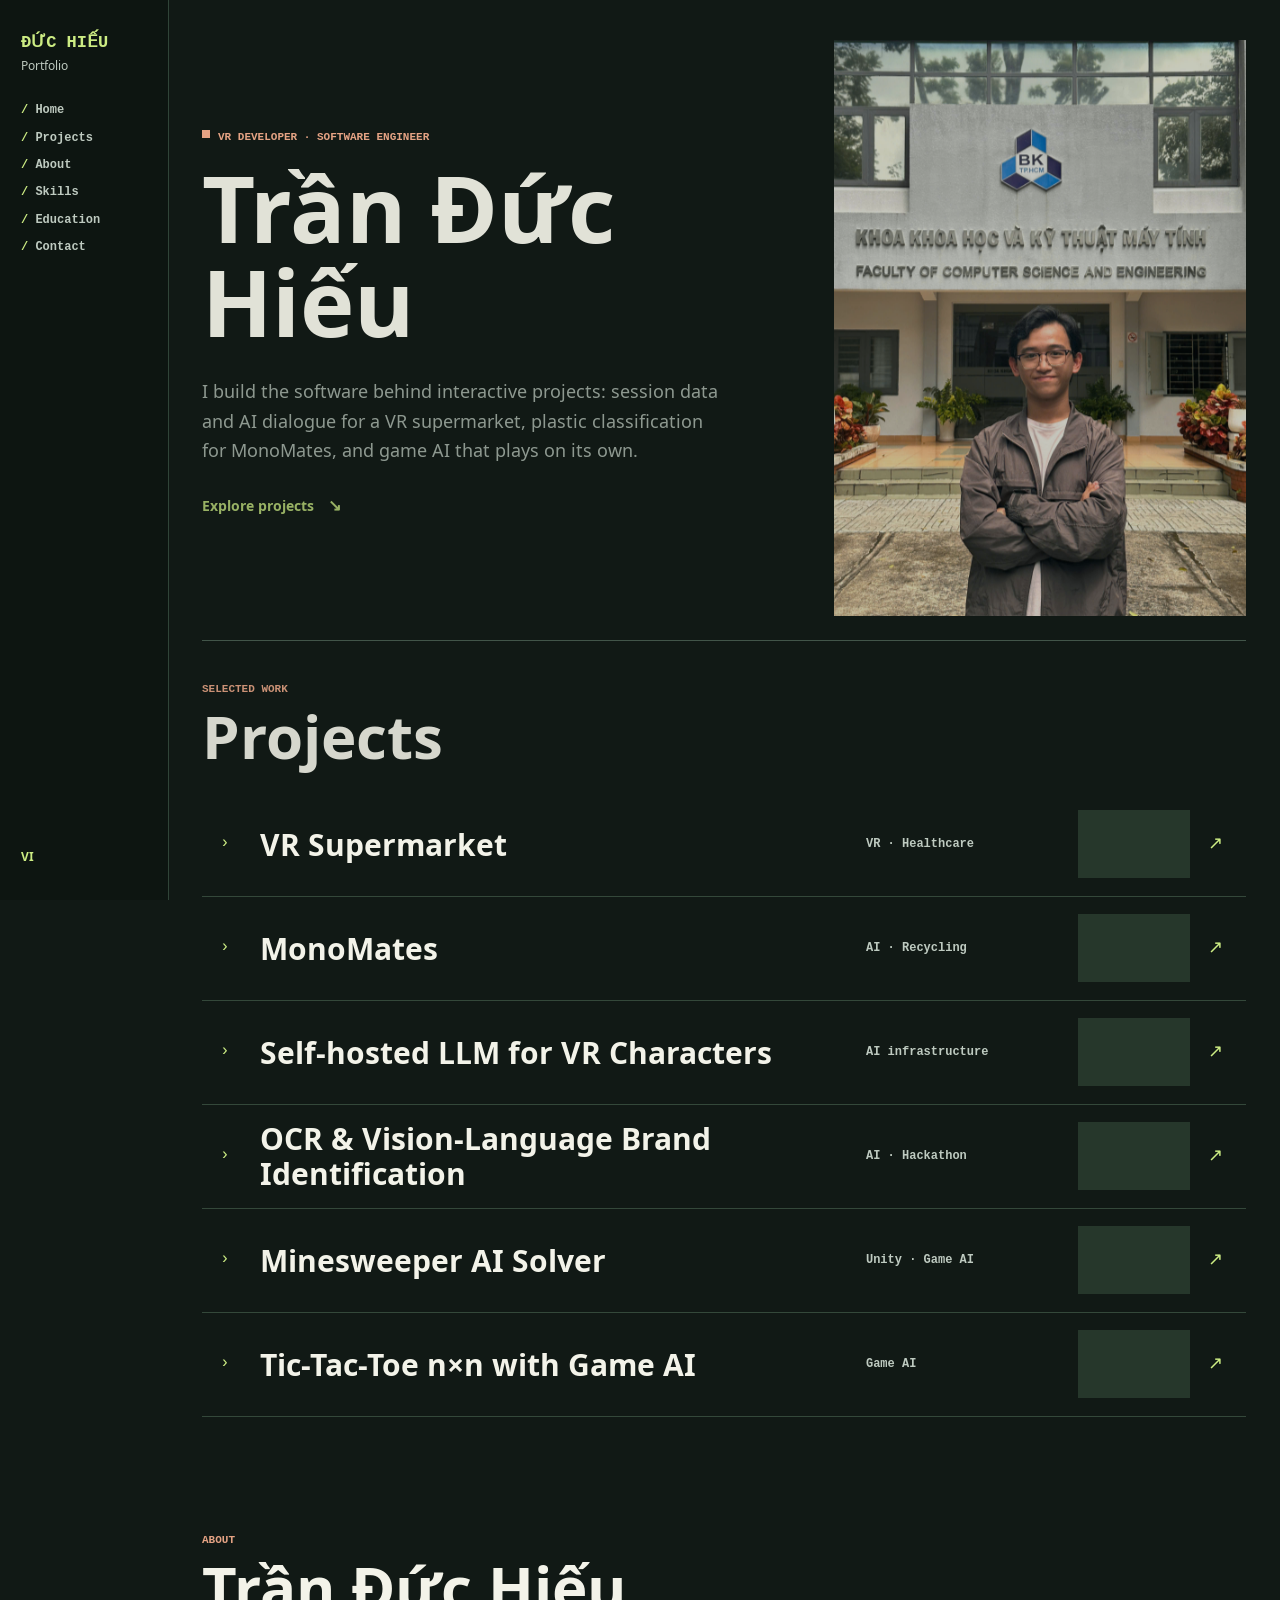
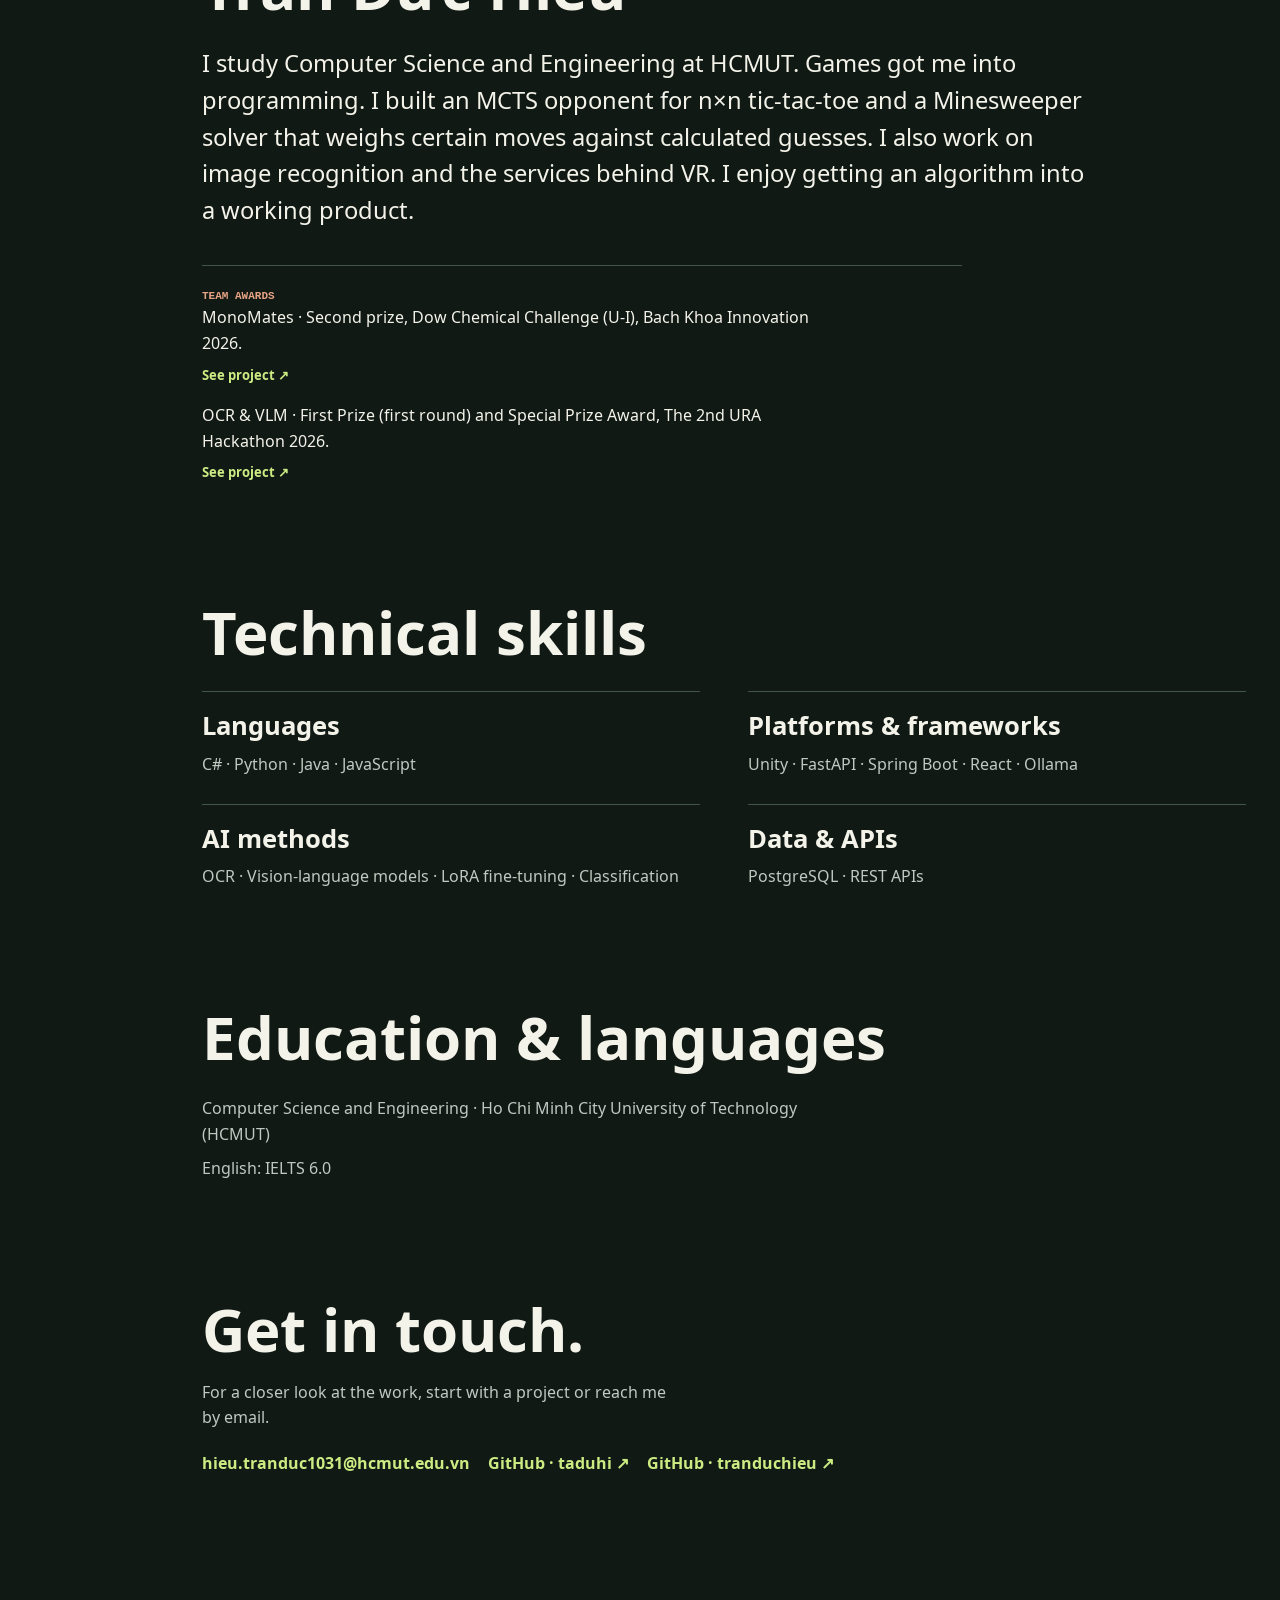
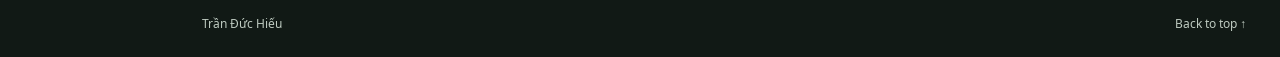
<file: index.html>
<!doctype html>
<html lang="en">
<head>
<meta charset="utf-8">
<meta name="viewport" content="width=device-width,initial-scale=1">
<title>Trần Đức Hiếu — Portfolio</title>
<meta http-equiv="refresh" content="0; url=duc-hieu/">
<link rel="canonical" href="duc-hieu/">
</head>
<body>
<p><a href="duc-hieu/">Trần Đức Hiếu — Portfolio</a></p>
</body>
</html>
</file>
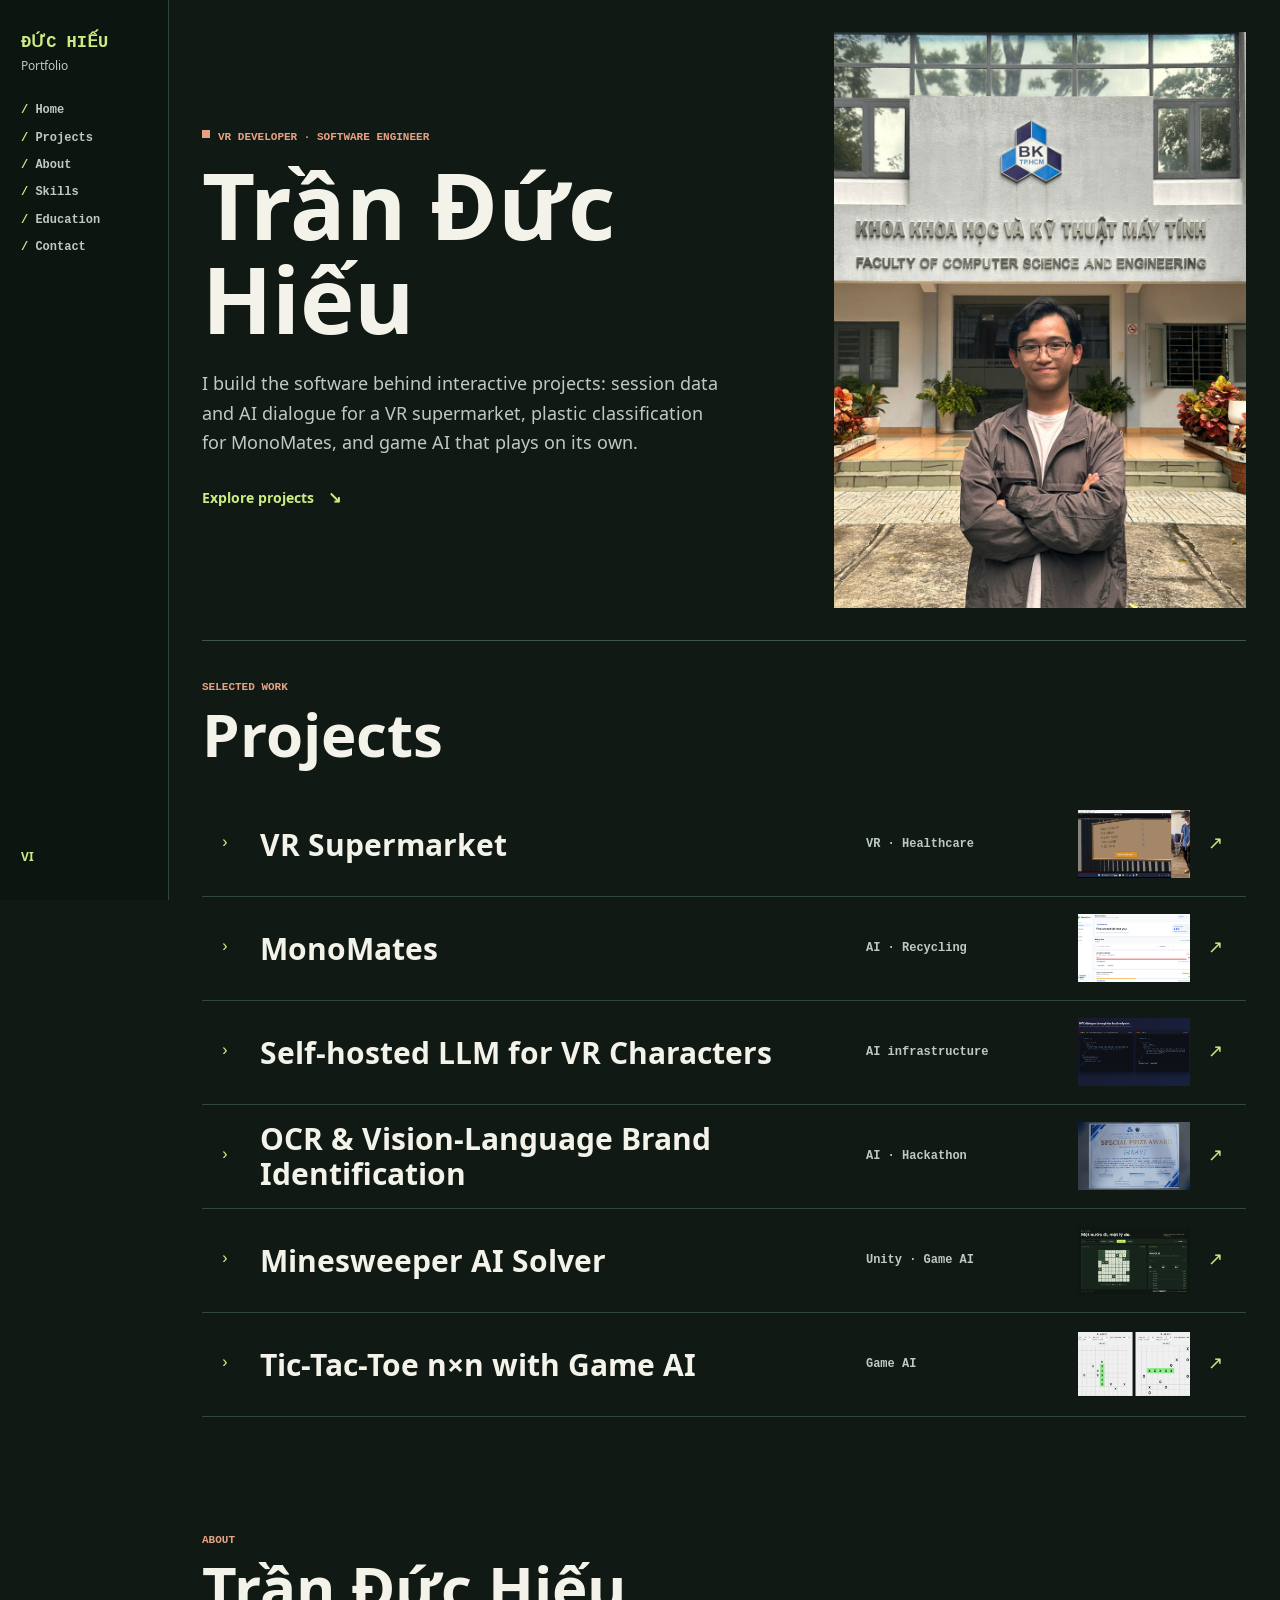
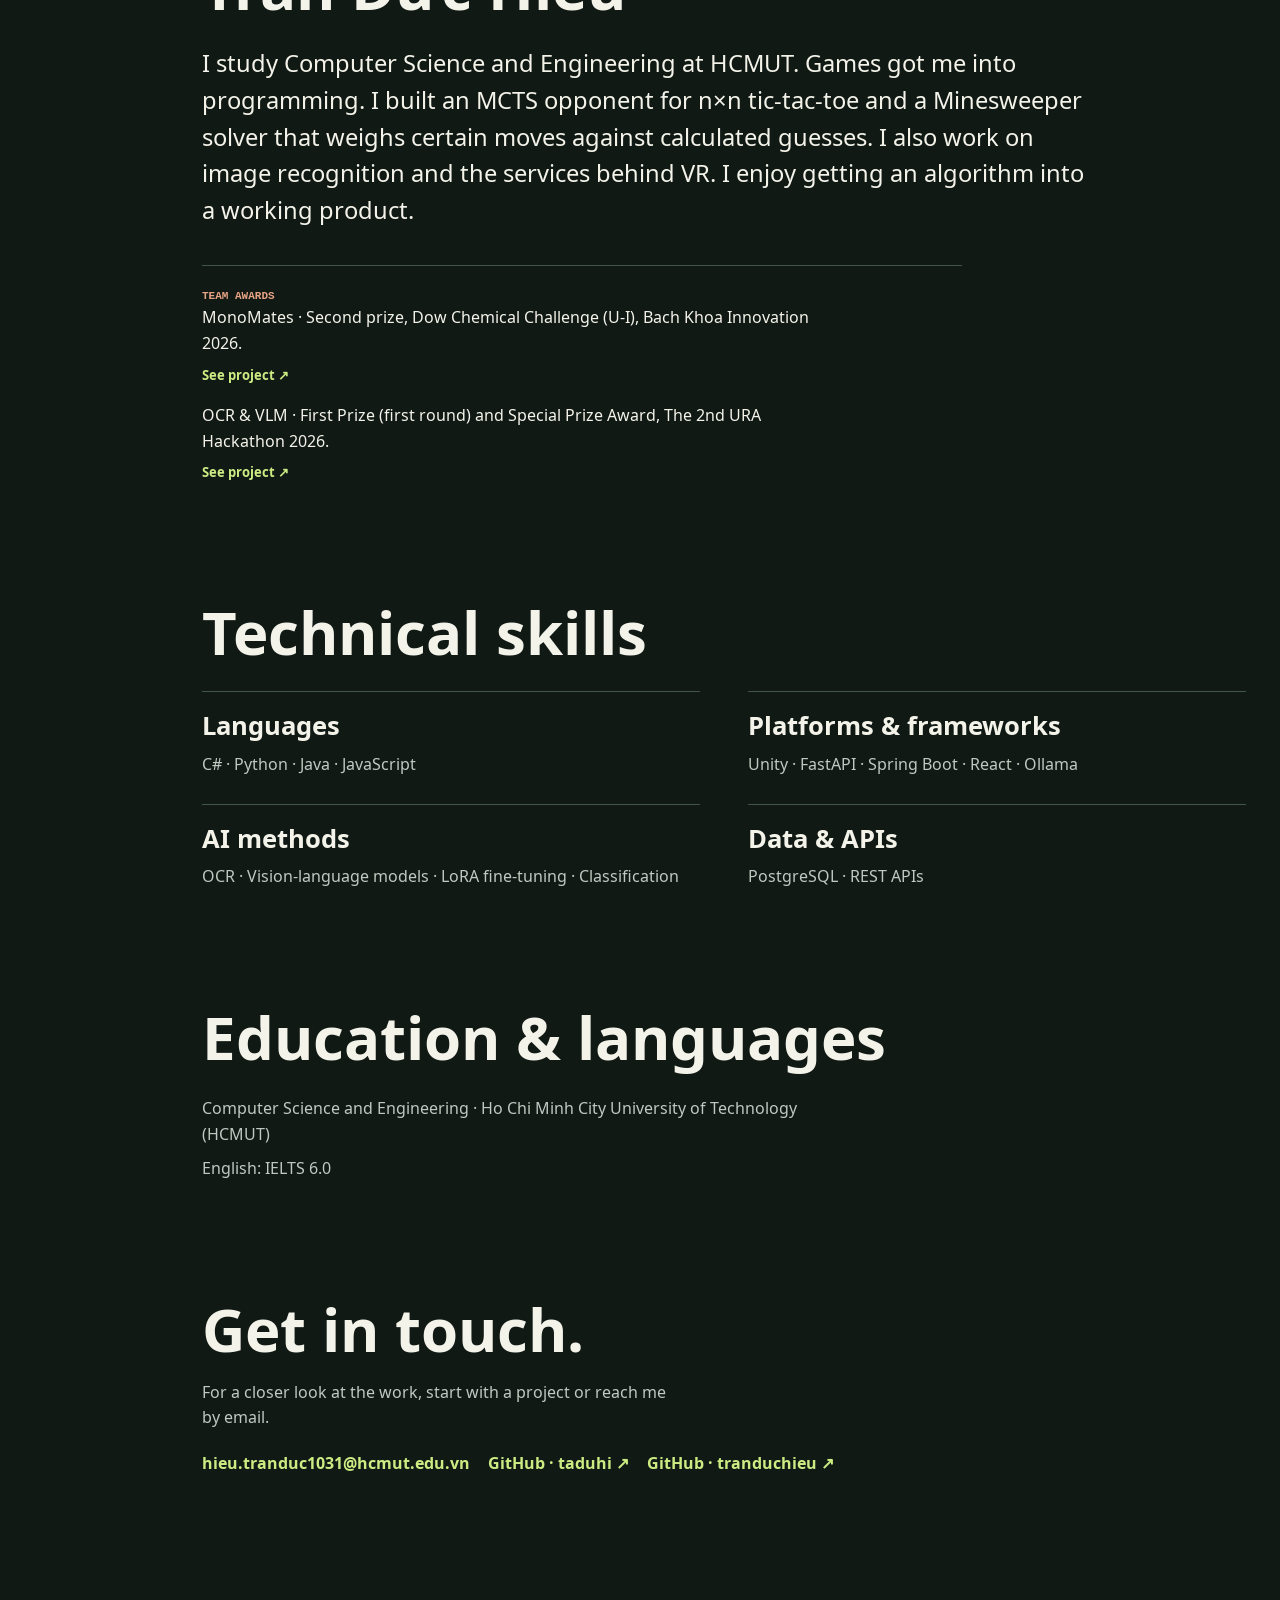
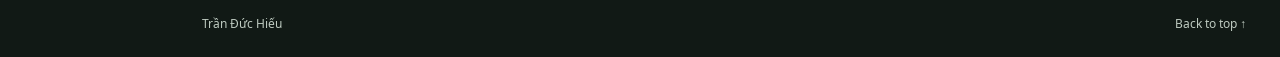
<file: duc-hieu/index.html>
<!doctype html><html lang="en" data-lang="en"><head><meta charset="utf-8"><meta name="viewport" content="width=device-width,initial-scale=1"><meta name="description" content="Trần Đức Hiếu — VR Developer · Software Engineer"><meta property="og:type" content="website"><meta property="og:title" content="Trần Đức Hiếu — Portfolio"><meta property="og:description" content="VR Developer · Software Engineer. Backend and AI for interactive worlds."><meta property="og:url" content="https://taduhi.github.io/portfolio/duc-hieu/"><meta property="og:image" content="https://taduhi.github.io/portfolio/duc-hieu/assets/img/og-card.jpg"><meta property="og:image:width" content="1200"><meta property="og:image:height" content="630"><meta name="twitter:card" content="summary_large_image"><link rel="icon" href="data:image/svg+xml,%3Csvg%20xmlns%3D%27http%3A//www.w3.org/2000/svg%27%20viewBox%3D%270%200%2064%2064%27%3E%3Crect%20width%3D%2764%27%20height%3D%2764%27%20rx%3D%2712%27%20fill%3D%27%23101712%27/%3E%3Ctext%20x%3D%2732%27%20y%3D%2743%27%20font-family%3D%27Consolas%2Cmonospace%27%20font-size%3D%2730%27%20font-weight%3D%27700%27%20text-anchor%3D%27middle%27%20fill%3D%27%23d0fb75%27%3E%C4%90H%3C/text%3E%3C/svg%3E"><title>Trần Đức Hiếu — Portfolio</title><!-- Noto Sans — Copyright 2010,2012–2020 Google Inc.; 2015–2020 Google LLC.

SIL OPEN FONT LICENSE Version 1.1 — 26 February 2007

PREAMBLE

The goals of the Open Font License (OFL) are to stimulate
worldwide development of collaborative font projects,
to support the font creation efforts
of academic and linguistic communities,
and to provide a free and open framework
in which fonts may be shared and improved
in partnership with others.

The OFL allows the licensed fonts to be used, studied,
modified and redistributed freely
as long as they are not sold by themselves.
The fonts, including any derivative works,
can be bundled, embedded,
redistributed and/or sold with any software
provided that any reserved names are not used
by derivative works.
The fonts and derivatives, however,
cannot be released under any other type of license.
The requirement for fonts to remain under this license
does not apply to any document
created using the fonts or their derivatives.

DEFINITIONS

"Font Software" refers to the set of files
released by the Copyright Holder(s) under this license
and clearly marked as such.
This may include source files, build scripts and documentation.

"Reserved Font Name" refers to any names specified as such
after the copyright statement(s).

"Original Version" refers to the collection
of Font Software components
as distributed by the Copyright Holder(s).

"Modified Version" refers to any derivative
made by adding to, deleting, or substituting --
in part or in whole --
any of the components of the Original Version,
by changing formats
or by porting the Font Software to a new environment.

"Author" refers to any designer, engineer, programmer,
technical writer or other person
who contributed to the Font Software.

PERMISSION & CONDITIONS

Permission is hereby granted, free of charge,
to any person obtaining a copy of the Font Software,
to use, study, copy, merge, embed, modify, redistribute,
and sell modified and unmodified copies of the Font Software,
subject to the following conditions:

1) Neither the Font Software nor any of its individual components,
in Original or Modified Versions,
may be sold by itself.

2) Original or Modified Versions of the Font Software
may be bundled, redistributed and/or sold with any software,
provided that each copy contains the above copyright notice
and this license.
These can be included either as stand-alone text files,
human-readable headers or in the appropriate
machine-readable metadata fields within text or binary files
as long as those fields can be easily viewed by the user.

3) No Modified Version of the Font Software may use
the Reserved Font Name(s)
unless explicit written permission is granted
by the corresponding Copyright Holder.
This restriction only applies to the primary font name
as presented to the users.

4) The name(s) of the Copyright Holder(s)
or the Author(s) of the Font Software
shall not be used to promote,
endorse or advertise any Modified Version,
except to acknowledge the contribution(s)
of the Copyright Holder(s) and the Author(s)
or with their explicit written permission.

5) The Font Software,
modified or unmodified, in part or in whole,
must be distributed entirely under this license,
and must not be distributed under any other license.
The requirement for fonts to remain under this license
does not apply to any document
created using the Font Software.

TERMINATION

This license becomes null and void
if any of the above conditions are not met.

DISCLAIMER

THE FONT SOFTWARE IS PROVIDED "AS IS",
WITHOUT WARRANTY OF ANY KIND, EXPRESS OR IMPLIED,
INCLUDING BUT NOT LIMITED TO
ANY WARRANTIES OF MERCHANTABILITY,
FITNESS FOR A PARTICULAR PURPOSE AND NONINFRINGEMENT
OF COPYRIGHT, PATENT, TRADEMARK, OR OTHER RIGHT.
IN NO EVENT SHALL THE COPYRIGHT HOLDER BE LIABLE
FOR ANY CLAIM, DAMAGES OR OTHER LIABILITY,
INCLUDING ANY GENERAL, SPECIAL, INDIRECT,
INCIDENTAL, OR CONSEQUENTIAL DAMAGES,
WHETHER IN AN ACTION OF CONTRACT, TORT OR OTHERWISE,
ARISING FROM, OUT OF THE USE OR INABILITY TO USE
THE FONT SOFTWARE OR FROM OTHER DEALINGS IN THE FONT SOFTWARE.

 --><style>@font-face{font-family:Noto Sans;font-style:normal;font-weight:400;font-display:swap;src:url([data-uri]) format("woff");}@font-face{font-family:Noto Sans;font-style:normal;font-weight:700;font-display:swap;src:url([data-uri]) format("woff");}:root{--font:"Noto Sans",Arial,sans-serif;--mono:ui-monospace,"Courier New",monospace}
*{box-sizing:border-box}
html{scroll-padding-top:76px}
body{margin:0;font:400 16px/1.6 var(--font);color:var(--ink);background:var(--paper)}
[hidden],html[data-lang=en] .vi,html[data-lang=vi] .en{display:none!important}
h1,h2,h3,p,figure,dl,dd{margin:0}
a{color:inherit;text-decoration:none}
a:focus-visible,button:focus-visible{outline:2px solid currentColor;outline-offset:5px}
button{font:inherit;color:inherit;border:0;padding:0;background:none;cursor:pointer}
body:has(dialog[open]){overflow:hidden}
.skip{position:fixed;z-index:10;top:10px;left:10px;background:var(--paper);color:var(--ink);padding:7px;transform:translateY(-180%)}
.skip:focus{transform:none}
.kicker{font-size:11px;text-transform:uppercase;font-weight:700;letter-spacing:.12em;color:var(--accent)}
.site-top .identity{display:flex;gap:5px;flex-direction:column}
.site-top .identity span{color:var(--muted);font-size:12px}
.mark{font-size:16px;line-height:1;font-weight:700;letter-spacing:-.05em}
.top-actions{display:flex;align-items:center;gap:14px}
.top-actions button{font-weight:700;font-size:12px;color:var(--accent)}
.toggle-menu{display:none}
.site-top nav{display:flex;gap:17px}
.site-top nav a{font-size:13px;font-weight:700}
.site-top nav a:hover,.cta:hover,.contact a:hover,.related a:hover{text-decoration:underline;text-underline-offset:5px}
.hero h1{font-size:clamp(51px,7.6vw,133px);line-height:.94;letter-spacing:-.097em}
.hero-lead{max-width:51ch;margin:18px 0 21px;color:var(--muted);font-size:clamp(15px,1.4vw,20px)}
.cta{display:inline-flex;align-items:center;gap:14px;color:var(--accent);font-size:14px;font-weight:700}
.cta>span[aria-hidden]{font-size:16px}
.section h2{font-size:clamp(32px,5vw,72px);line-height:1;letter-spacing:-.072em;margin:5px 0 20px}
.section{margin:0 0 clamp(56px,9vw,132px)}
.project-index,.education ul{list-style:none;margin:0;padding:0}
.intro{max-width:66ch;font-size:clamp(17px,1.85vw,25px);color:var(--muted)}
.skill-list{display:grid;grid-template-columns:repeat(2,minmax(0,1fr));gap:22px 40px}
.skill-entry h3{font-size:clamp(18px,2vw,26px);letter-spacing:-.05em;margin-bottom:5px}
.skill-entry p,.education li{color:var(--muted)}
.education li+li{margin-top:9px}
.contact a{display:inline-block;margin:0 18px 6px 0;overflow-wrap:anywhere;color:var(--accent);font-weight:700}
footer{padding:10px 0 24px;display:flex;flex-wrap:wrap;justify-content:space-between;gap:9px;color:var(--muted);font-size:12px}
.hieu{color-scheme:dark;--paper:#101712;--ink:#f4f5e9;--accent:#d0fb75;--muted:#b9c5b3;--panel:#17241b}
.hieu main,.hieu footer{width:min(1370px,calc(100% - 236px));margin-left:202px;margin-right:34px}
.hieu .site-top{position:fixed;inset:0 auto 0 0;width:169px;padding:34px 21px;background:#0b110e;display:flex;flex-direction:column;align-items:start;gap:28px}
.hieu .site-top nav{order:2;flex-direction:column;gap:13px}
.hieu .site-top nav a{font:700 12px/1.2 var(--mono);color:var(--muted)}
.hieu .site-top nav a::before{content:"/ ";color:var(--accent)}
.hieu .site-top nav a:hover{color:var(--accent)}
.hieu .top-actions{order:3;margin-top:auto}
.hieu .mark{color:var(--accent);font-family:var(--mono);letter-spacing:-.025em}
.hieu .hero{min-height:min(685px,73vh);display:grid;grid-template-columns:minmax(0,1.15fr) minmax(0,.85fr);align-items:center;gap:20px}
.hieu .hero h1{margin-top:11px;max-width:11ch}
.hieu .kicker{font-family:var(--mono)}
.signal{display:inline-block;width:8px;height:8px;background:var(--accent);margin-right:8px;vertical-align:2px}
.board{position:relative;background:radial-gradient(ellipse at center,#263c2a,transparent 72%);align-self:stretch;display:grid;align-items:center}
.board svg{display:block;width:100%;height:auto;max-height:540px}
.board-label{position:absolute;inset:auto 4% 11% 4%;display:flex;justify-content:space-between;gap:2px;flex-wrap:wrap;color:var(--accent);font:700 10px/1 var(--mono)}
.hieu .terminal-row{display:grid;grid-template-columns:24px minmax(0,1.65fr) minmax(110px,.5fr) 25px;align-items:baseline;gap:12px;padding:12px 12px;background:var(--panel)}
.hieu .project-index li:nth-child(even) .terminal-row{background:#131e17}
.hieu .terminal-row:hover,.hieu .terminal-row:focus-visible{background:#273b26}
.hieu .terminal-row .project-name{font-size:clamp(18px,2.6vw,40px);letter-spacing:-.064em;font-weight:700;line-height:1.1}
.hieu .prompt,.hieu .row-arrow{color:var(--accent);font-family:var(--mono)}
.project-area{font-size:12px;color:var(--muted);line-height:1.25}
.hieu .story-mark{background:var(--panel);padding:20px 23px;margin-top:25px;max-width:700px}
.hieu .story-mark a{margin-top:8px;display:inline-block;color:var(--accent);font-weight:700;font-size:13px}
.lich{color-scheme:light;--paper:#f5f1e6;--ink:#14372e;--accent:#20604f;--muted:#4d645c;--panel:#e5ead8}
.lich main,.lich footer,.lich .site-top{width:min(1360px,calc(100% - 8vw));margin-inline:auto}
.lich .site-top{display:grid;grid-template-columns:1fr auto 1fr;min-height:70px;align-items:center;gap:18px}
.lich .top-actions{order:3;justify-self:end}.lich .site-top nav{order:2}
.lich .identity .mark{font-size:20px;text-transform:none}
.lich .hero{display:grid;grid-template-columns:minmax(0,1fr) minmax(0,1.13fr);align-items:center;gap:clamp(20px,3.8vw,58px);padding:clamp(22px,5vw,70px) 0 clamp(39px,7vw,105px)}
.lich .hero .kicker{margin-bottom:12px}
.lich .hero h1{font-size:clamp(49px,7vw,105px);max-width:9ch}
.atlas-hero{background:#0e402e;position:relative;aspect-ratio:1.7;overflow:hidden}
.atlas-hero svg,.plate svg{display:block;width:100%;height:100%}
.atlas-axis{position:absolute;top:10px;left:12px;font-size:9px;font-weight:700;letter-spacing:.08em;color:#eaffc3}
.lich .project-index{display:grid;grid-template-columns:repeat(12,minmax(0,1fr));gap:35px 21px}
.lich .project-index li{grid-column:span 6;min-width:0}
.lich .project-index li:first-child{grid-column:span 7}
.lich .project-index li:nth-child(2){grid-column:span 5;align-self:end}
.lich .plate{position:relative;aspect-ratio:2;overflow:hidden;background:var(--panel)}
.lich .plate svg,.lich .plate img{transition:transform .4s ease}
.lich .plate img{position:absolute;inset:0;width:100%;height:100%;object-fit:cover}
.lich .atlas-card:hover .plate svg,.lich .atlas-card:hover .plate img{transform:scale(1.055)}
.atlas-caption{padding-top:8px;position:relative}
.atlas-caption h3{font-size:clamp(20px,3vw,45px);line-height:1.03;letter-spacing:-.069em;padding-right:32px;margin-top:4px}
.atlas-caption .row-arrow{position:absolute;right:0;bottom:0;color:var(--accent)}
.lich .about{padding:clamp(19px,4vw,60px);background:var(--panel)}
.lich .skill-entry{background:#e8eddc;padding:clamp(11px,2vw,29px)}
dialog{margin:0;padding:0;border:0;overscroll-behavior:contain;overflow:auto;max-width:none;max-height:none;color:var(--ink);background:var(--paper)}
dialog::backdrop{background:#07110db9}
.hieu dialog{position:fixed;inset:0 0 0 auto;width:min(920px,100%);height:100%}
.hieu dialog[open]{animation:dialog-in .2s ease both}
.lich dialog{position:fixed;inset:4vh 5vw;width:90vw;height:92vh}
.lich dialog[open]{animation:dialog-in .2s ease both}
.dialog-top{position:sticky;top:0;z-index:4;background:var(--panel);display:flex;justify-content:space-between;align-items:center;gap:12px;padding:12px clamp(16px,3vw,39px);font-size:13px;font-weight:700}
.dialog-top button{color:var(--accent)}
.detail{padding:clamp(16px,4vw,53px)}
.detail-title h2{margin:6px 0 13px;line-height:.99;letter-spacing:-.082em;font-size:clamp(32px,5.4vw,82px)}
.detail-title>p:last-child{max-width:65ch;color:var(--muted);font-size:clamp(16px,1.9vw,24px)}
.fields{display:grid;grid-template-columns:repeat(2,minmax(0,1fr));gap:20px clamp(20px,5vw,62px);margin:27px 0}
.field dt{margin-bottom:4px;text-transform:uppercase;color:var(--accent);font-weight:700;font-size:11px;letter-spacing:.07em}
.field dd{overflow-wrap:anywhere}
.related h3,.gallery h3{font-size:clamp(18px,2.8vw,36px);line-height:1.1;letter-spacing:-.058em;margin-bottom:6px}
.related a{display:inline-block;margin-right:14px;color:var(--accent);font-weight:700}
.gallery{margin-top:30px}
.gallery p,.gallery figcaption{color:var(--muted);font-size:13px}
.gallery-grid{display:grid;grid-template-columns:1fr 1fr;gap:16px;margin-top:10px}
.gallery-grid figure:first-child{grid-column:1/-1}
.photo-stage{position:relative;background:var(--panel);aspect-ratio:16/9;overflow:hidden}
.photo-empty{position:absolute;inset:0;display:grid;align-content:center;justify-items:center;gap:3px;text-align:center;color:var(--muted);font-size:12px}
.photo-empty span[aria-hidden]{font-size:23px;color:var(--accent)}
.photo-stage img{width:100%;height:100%;object-fit:contain;position:absolute;inset:0}
.photo-stage.has-image .photo-empty{display:none}
.gallery figcaption{padding-top:4px}
code{overflow-wrap:anywhere}
@keyframes dialog-in{from{opacity:0}to{opacity:1}}
@media(max-width:880px){
 .hieu main,.hieu footer{width:calc(100% - 175px);margin-left:151px;margin-right:24px}
 .hieu .site-top{width:132px;padding:26px 15px}
 .hero h1,.lich .hero h1{font-size:clamp(44px,8.4vw,76px)}
 .hieu .board-label{font-size:8px;bottom:20%}
 .lich .site-top nav{gap:8px}.lich .site-top nav a{font-size:11px}
}
@media(max-width:660px){
 .hieu main,.hieu footer,.lich main,.lich footer,.lich .site-top{width:calc(100% - 32px);margin-inline:auto}
 .hieu .site-top,.lich .site-top{position:relative;inset:auto;min-height:58px;display:flex;align-items:center;justify-content:space-between;width:100%;padding:0 16px;gap:10px;z-index:2}
 .hieu .top-actions,.lich .top-actions{margin:0;order:2}
 .toggle-menu{display:block}
 .hieu .site-top nav,.lich .site-top nav{display:none;position:absolute;inset:100% 0 auto;background:var(--panel);padding:12px 16px;gap:12px}
 .hieu .site-top nav.open,.lich .site-top nav.open{display:grid;grid-template-columns:1fr 1fr}
 .hieu .hero,.lich .hero{min-height:0;grid-template-columns:1fr;gap:12px;padding:15px 0 36px}
 .hero h1,.lich .hero h1{font-size:clamp(40px,11.5vw,69px)}
 .hero-lead{margin:11px 0 12px}
 .hieu .board svg{max-height:240px}
 .hieu .board-label{bottom:5%}
 .hieu .terminal-row{grid-template-columns:13px minmax(0,1fr) 14px;gap:4px 8px;padding:9px 6px}
 .hieu .project-area{grid-column:2;grid-row:2}
 .hieu .row-arrow{grid-column:3;grid-row:1}
 .lich .project-index{grid-template-columns:1fr;gap:18px}
 .lich .project-index li,.lich .project-index li:first-child,.lich .project-index li:nth-child(2){grid-column:1}
 .skill-list{gap:13px}
 .lich dialog{inset:0;width:100%;height:100%}
}
@media(max-width:470px){.fields,.gallery-grid,.skill-list{grid-template-columns:1fr}}
@media(prefers-reduced-motion:reduce){*,*::before,*::after{animation:none!important;transition:none!important}}
</style><link rel="stylesheet" href="assets/css/portrait.css"><link rel="stylesheet" href="assets/css/refinement.css"></head>
<body class="hieu"><a class="skip" href="#content"><span class="en" lang="en">Skip to content</span><span class="vi" lang="vi">Bỏ qua menu</span></a>
<header class="site-top"><div class="identity"><a class="mark" href="#home">ĐỨC HIẾU</a><span><span class="en" lang="en">Portfolio</span><span class="vi" lang="vi">Hồ sơ</span></span></div><div class="top-actions"><button type="button" class="toggle-menu" aria-controls="site-nav" aria-expanded="false" data-menu>Menu</button><button data-language type="button" aria-label="Đổi sang tiếng Việt">VI</button></div><nav id="site-nav" aria-label="Portfolio"><a href="#home"><span class="en" lang="en">Home</span><span class="vi" lang="vi">Trang chủ</span></a><a href="#work"><span class="en" lang="en">Projects</span><span class="vi" lang="vi">Dự án</span></a><a href="#about"><span class="en" lang="en">About</span><span class="vi" lang="vi">Giới thiệu</span></a><a href="#skills"><span class="en" lang="en">Skills</span><span class="vi" lang="vi">Kỹ năng</span></a><a href="#education"><span class="en" lang="en">Education</span><span class="vi" lang="vi">Học vấn</span></a><a href="#contact"><span class="en" lang="en">Contact</span><span class="vi" lang="vi">Liên hệ</span></a></nav></header><main id="content"><section class="hero" id="home"><div class="hero-copy"><p class="kicker"><span class="signal" aria-hidden="true"></span><span class="en" lang="en">VR Developer · Software Engineer</span><span class="vi" lang="vi">Phát triển VR · Kỹ sư phần mềm</span></p><h1><span class="en" lang="en">Trần Đức Hiếu</span><span class="vi" lang="vi">Trần Đức Hiếu</span></h1><p class="hero-lead"><span class="en" lang="en">I build the software behind interactive projects: session data and AI dialogue for a VR supermarket, plastic classification for MonoMates, and game AI that plays on its own.</span><span class="vi" lang="vi">Tôi làm phần mềm phía sau các dự án tương tác: dữ liệu phiên và hội thoại AI cho siêu thị VR, phân loại nhựa cho MonoMates, và AI tự chơi game.</span></p><a class="cta" href="#work"><span class="en" lang="en">Explore projects</span><span class="vi" lang="vi">Xem dự án</span> <span aria-hidden="true">↘</span></a></div><div class="board portrait-board"><img class="hero-portrait" src="assets/img/portrait.jpg" alt="Portrait of Tran Duc Hieu at HCMUT" fetchpriority="high"></div></section>
<section class="section work" id="work"><header><p class="kicker"><span class="en" lang="en">Selected work</span><span class="vi" lang="vi">Dự án chọn lọc</span></p><h2><span class="en" lang="en">Projects</span><span class="vi" lang="vi">Các dự án</span></h2></header><ul class="project-index"><li><a class="terminal-row" href="#project-vr-supermarket" data-project="vr-supermarket"><span class="prompt" aria-hidden="true">›</span><span class="project-name"><span class="en" lang="en">VR Supermarket</span><span class="vi" lang="vi">VR Supermarket</span></span><span class="project-area"><span class="en" lang="en">VR · Healthcare</span><span class="vi" lang="vi">VR · Y tế</span></span><span class="project-thumb" aria-hidden="true"><img src="./media/vr-supermarket/harmony-vr-scene.png" alt="" decoding="async"></span><span class="row-arrow" aria-hidden="true">↗</span></a></li><li><a class="terminal-row" href="#project-monomates" data-project="monomates"><span class="prompt" aria-hidden="true">›</span><span class="project-name"><span class="en" lang="en">MonoMates</span><span class="vi" lang="vi">MonoMates</span></span><span class="project-area"><span class="en" lang="en">AI · Recycling</span><span class="vi" lang="vi">AI · Tái chế</span></span><span class="project-thumb" aria-hidden="true"><img src="./media/monomates/cover.jpg" alt="" decoding="async"></span><span class="row-arrow" aria-hidden="true">↗</span></a></li><li><a class="terminal-row" href="#project-local-llm-for-vr" data-project="local-llm-for-vr"><span class="prompt" aria-hidden="true">›</span><span class="project-name"><span class="en" lang="en">Self-hosted LLM for VR Characters</span><span class="vi" lang="vi">LLM tự triển khai cho nhân vật VR</span></span><span class="project-area"><span class="en" lang="en">AI infrastructure</span><span class="vi" lang="vi">Hạ tầng AI</span></span><span class="project-thumb" aria-hidden="true"><img src="./media/local-llm-for-vr/cover.jpg" alt="" decoding="async"></span><span class="row-arrow" aria-hidden="true">↗</span></a></li><li><a class="terminal-row" href="#project-ocr-brand-identification" data-project="ocr-brand-identification"><span class="prompt" aria-hidden="true">›</span><span class="project-name"><span class="en" lang="en">OCR &amp; Vision-Language Brand Identification</span><span class="vi" lang="vi">Nhận diện thương hiệu bằng OCR &amp; VLM</span></span><span class="project-area"><span class="en" lang="en">AI · Hackathon</span><span class="vi" lang="vi">AI · Hackathon</span></span><span class="project-thumb" aria-hidden="true"><img src="./media/ocr-brand-identification/cover.jpg" alt="" decoding="async"></span><span class="row-arrow" aria-hidden="true">↗</span></a></li><li><a class="terminal-row" href="#project-minesweeper" data-project="minesweeper"><span class="prompt" aria-hidden="true">›</span><span class="project-name"><span class="en" lang="en">Minesweeper AI Solver</span><span class="vi" lang="vi">Bộ giải AI cho Dò mìn</span></span><span class="project-area"><span class="en" lang="en">Unity · Game AI</span><span class="vi" lang="vi">Unity · AI trò chơi</span></span><span class="project-thumb" aria-hidden="true"><img src="./media/minesweeper/demo-screenshot.png" alt="" decoding="async"></span><span class="row-arrow" aria-hidden="true">↗</span></a></li><li><a class="terminal-row" href="#project-tic-tac-toe-ai" data-project="tic-tac-toe-ai"><span class="prompt" aria-hidden="true">›</span><span class="project-name"><span class="en" lang="en">Tic-Tac-Toe n×n with Game AI</span><span class="vi" lang="vi">Cờ ca-rô n×n với AI</span></span><span class="project-area"><span class="en" lang="en">Game AI</span><span class="vi" lang="vi">AI trong trò chơi</span></span><span class="project-thumb" aria-hidden="true"><img src="./media/tic-tac-toe-ai/cover.jpg" alt="" decoding="async"></span><span class="row-arrow" aria-hidden="true">↗</span></a></li></ul></section>
<section class="section about" id="about"><p class="kicker"><span class="en" lang="en">About</span><span class="vi" lang="vi">Giới thiệu</span></p><h2>Trần Đức Hiếu</h2><p class="intro"><span class="en" lang="en">I study Computer Science and Engineering at HCMUT. Games got me into programming. I built an MCTS opponent for n×n tic-tac-toe and a Minesweeper solver that weighs certain moves against calculated guesses. I also work on image recognition and the services behind VR. I enjoy getting an algorithm into a working product.</span><span class="vi" lang="vi">Tôi học Khoa học và Kỹ thuật Máy tính tại Bách khoa TP.HCM. Game đưa tôi đến với lập trình. Tôi viết đối thủ MCTS cho cờ n×n và bộ giải Dò mìn biết phân biệt nước chắc chắn với nước phải đoán. Tôi còn làm nhận diện hình ảnh và hệ thống phía sau ứng dụng VR. Tôi thích đưa thuật toán vào một sản phẩm chạy được.</span></p><div class="story-mark"><p class="kicker"><span class="en" lang="en">Team awards</span><span class="vi" lang="vi">Giải thưởng của nhóm</span></p><p><span class="en" lang="en">MonoMates · Second prize, Dow Chemical Challenge (U-I), Bach Khoa Innovation 2026.</span><span class="vi" lang="vi">MonoMates · Giải nhì Dow Chemical Challenge (U-I), Bach Khoa Innovation 2026.</span></p><a href="#project-monomates" data-project="monomates"><span class="en" lang="en">See project</span><span class="vi" lang="vi">Xem dự án</span> ↗</a><p style="margin-top:16px"><span class="en" lang="en">OCR &amp; VLM · First Prize (first round) and Special Prize Award, The 2nd URA Hackathon 2026.</span><span class="vi" lang="vi">OCR &amp; VLM · Giải Nhất vòng đầu và giải đặc biệt (Special Prize Award), The 2nd URA Hackathon 2026.</span></p><a href="#project-ocr-brand-identification" data-project="ocr-brand-identification"><span class="en" lang="en">See project</span><span class="vi" lang="vi">Xem dự án</span> ↗</a></div></section>
<section class="section skills" id="skills"><h2><span class="en" lang="en">Technical skills</span><span class="vi" lang="vi">Kỹ năng kỹ thuật</span></h2><div class="skill-list"><div class="skill-entry"><h3><span class="en" lang="en">Languages</span><span class="vi" lang="vi">Ngôn ngữ lập trình</span></h3><p>C# · Python · Java · JavaScript</p></div><div class="skill-entry"><h3><span class="en" lang="en">Platforms &amp; frameworks</span><span class="vi" lang="vi">Nền tảng &amp; framework</span></h3><p>Unity · FastAPI · Spring Boot · React · Ollama</p></div><div class="skill-entry"><h3><span class="en" lang="en">AI methods</span><span class="vi" lang="vi">Phương pháp AI</span></h3><p>OCR · Vision-language models · LoRA fine-tuning · Classification</p></div><div class="skill-entry"><h3><span class="en" lang="en">Data &amp; APIs</span><span class="vi" lang="vi">Dữ liệu &amp; API</span></h3><p>PostgreSQL · REST APIs</p></div></div></section>
<section class="section education" id="education"><h2><span class="en" lang="en">Education &amp; languages</span><span class="vi" lang="vi">Học vấn &amp; ngoại ngữ</span></h2><ul><li><span class="en" lang="en">Computer Science and Engineering · Ho Chi Minh City University of Technology (HCMUT)</span><span class="vi" lang="vi">Khoa học và Kỹ thuật Máy tính · Trường Đại học Bách khoa, ĐHQG-HCM</span></li><li><span class="en" lang="en">English: IELTS 6.0</span><span class="vi" lang="vi">Tiếng Anh: IELTS 6.0</span></li></ul></section>
<section class="section contact" id="contact"><h2><span class="en" lang="en">Get in touch.</span><span class="vi" lang="vi">Liên hệ.</span></h2><p class="contact-intro"><span class="en" lang="en">For a closer look at the work, start with a project or reach me by email.</span><span class="vi" lang="vi">Bạn có thể xem từng dự án hoặc liên hệ trực tiếp với tôi qua email.</span></p><div><a href="mailto:hieu.tranduc1031@hcmut.edu.vn">hieu.tranduc1031@hcmut.edu.vn</a><a href="https://github.com/taduhi">GitHub · taduhi ↗</a><a href="https://github.com/tranduchieu">GitHub · tranduchieu ↗</a></div></section>
</main><footer><span>Trần Đức Hiếu</span><a href="#home"><span class="en" lang="en">Back to top</span><span class="vi" lang="vi">Về đầu trang</span> ↑</a></footer>
<dialog id="project-dialog" aria-labelledby="detail-heading"><header class="dialog-top"><span>Trần Đức Hiếu</span><button type="button" data-close><span class="en" lang="en">Close project</span><span class="vi" lang="vi">Đóng dự án</span> ×</button></header><div id="project-content"></div></dialog>
<template id="detail-vr-supermarket"><article class="detail"><header class="detail-title"><p class="kicker"><span class="en" lang="en">VR · Healthcare</span><span class="vi" lang="vi">VR · Y tế</span></p><h2 id="detail-heading" tabindex="-1"><span class="en" lang="en">VR Supermarket</span><span class="vi" lang="vi">VR Supermarket</span></h2><p><span class="en" lang="en">A shopping task in VR for patients, with a web portal where clinicians can review each session.</span><span class="vi" lang="vi">Bệnh nhân tập mua sắm trong VR; sau mỗi phiên, bác sĩ xem lại quá trình trên cổng web.</span></p></header><dl class="fields"><div class="field"><dt><span class="en" lang="en">My role</span><span class="vi" lang="vi">Vai trò của tôi</span></dt><dd><span class="en" lang="en">Software &amp; AI Developer</span><span class="vi" lang="vi">Phát triển phần mềm &amp; AI</span></dd></div><div class="field"><dt><span class="en" lang="en">Year</span><span class="vi" lang="vi">Năm</span></dt><dd><span class="en" lang="en">2026</span><span class="vi" lang="vi">2026</span></dd></div><div class="field"><dt><span class="en" lang="en">My contribution</span><span class="vi" lang="vi">Phần việc của tôi</span></dt><dd><span class="en" lang="en">I built the server that connects the VR app with AI services and the clinician portal. I also worked on session management and the patient context used in in-game conversations.</span><span class="vi" lang="vi">Tôi xây server nối ứng dụng VR với dịch vụ AI và cổng web cho bác sĩ. Phần việc còn có quản lý phiên và đưa ngữ cảnh bệnh nhân vào hội thoại trong game.</span></dd></div><div class="field"><dt><span class="en" lang="en">Field test</span><span class="vi" lang="vi">Thử nghiệm</span></dt><dd><span class="en" lang="en">The team tested the VR shopping task with patients and collected their feedback. Clinicians could record and review each session.</span><span class="vi" lang="vi">Nhóm đã thử tác vụ mua sắm VR với bệnh nhân và ghi nhận phản hồi. Bác sĩ có thể lưu và xem lại từng phiên.</span></dd></div><div class="field"><dt><span class="en" lang="en">Stack</span><span class="vi" lang="vi">Công nghệ</span></dt><dd><span class="en" lang="en">Unity VR client · FastAPI · PostgreSQL · React</span><span class="vi" lang="vi">Unity VR client · FastAPI · PostgreSQL · React</span></dd></div></dl><section class="related"><h3><span class="en" lang="en">Related links</span><span class="vi" lang="vi">Liên kết liên quan</span></h3><a href="https://www.youtube.com/watch?v=Xsw1lLkJpA8" target="_blank" rel="noopener"><span class="en" lang="en">VR gameplay demo</span><span class="vi" lang="vi">Video demo trong VR</span> <span aria-hidden="true">↗</span></a><p><span class="en" lang="en">The backend and clinician portal source is private.</span><span class="vi" lang="vi">Mã nguồn backend và cổng bác sĩ được lưu riêng.</span></p></section><section class="gallery"><h3><span class="en" lang="en">Project images</span><span class="vi" lang="vi">Hình ảnh dự án</span></h3><div class="gallery-grid"><figure><div class="photo-stage"><img data-img="./media/vr-supermarket/cover.jpg" alt="The VR Supermarket development team" decoding="async" hidden><div class="photo-empty"><span aria-hidden="true">＋</span><code>cover.jpg</code></div></div><figcaption><span class="en" lang="en">The VR Supermarket development team</span><span class="vi" lang="vi">Nhóm phát triển dự án VR Supermarket</span></figcaption></figure><figure><div class="photo-stage has-image"><video controls preload="metadata" playsinline poster="./media/vr-supermarket/trial-poster.jpg"><source src="./media/vr-supermarket/trial.mp4" type="video/mp4"></video></div><figcaption><span class="en" lang="en">Real-world trial with patients, with their feedback collected</span><span class="vi" lang="vi">Thử nghiệm thực tế với bệnh nhân và thu thập phản hồi</span></figcaption></figure><figure><div class="photo-stage"><img data-img="./media/vr-supermarket/portal.jpg" alt="Clinician portal overview (demo data)" decoding="async" hidden><div class="photo-empty"><span aria-hidden="true">＋</span><code>portal.jpg</code></div></div><figcaption><span class="en" lang="en">Clinician portal overview (demo data)</span><span class="vi" lang="vi">Tổng quan cổng bác sĩ (dữ liệu demo)</span></figcaption></figure><figure><div class="photo-stage"><img data-img="./media/vr-supermarket/process.jpg" alt="Session management (demo data)" decoding="async" hidden><div class="photo-empty"><span aria-hidden="true">＋</span><code>process.jpg</code></div></div><figcaption><span class="en" lang="en">Session management (demo data)</span><span class="vi" lang="vi">Quản lý phiên (dữ liệu demo)</span></figcaption></figure><figure><div class="photo-stage"><img data-img="./media/vr-supermarket/result.jpg" alt="AI dialogue log per patient (demo data)" decoding="async" hidden><div class="photo-empty"><span aria-hidden="true">＋</span><code>result.jpg</code></div></div><figcaption><span class="en" lang="en">AI dialogue log per patient (demo data)</span><span class="vi" lang="vi">Nhật ký hội thoại AI theo bệnh nhân (dữ liệu demo)</span></figcaption></figure><figure><div class="photo-stage"><img data-img="./media/vr-supermarket/harmony-vr-scene.png" alt="VR shopping list shown during a teammate’s headset demo" decoding="async" hidden><div class="photo-empty"><span aria-hidden="true">＋</span><code>harmony-vr-scene.png</code></div></div><figcaption><span class="en" lang="en">Shopping list in the VR demo, from a teammate’s Harmony project page.</span><span class="vi" lang="vi">Danh sách mua sắm trong bản demo VR, ảnh từ trang Harmony của thành viên nhóm.</span></figcaption></figure></div></section></article></template><template id="detail-monomates"><article class="detail"><header class="detail-title"><p class="kicker"><span class="en" lang="en">AI · Recycling</span><span class="vi" lang="vi">AI · Tái chế</span></p><h2 id="detail-heading" tabindex="-1"><span class="en" lang="en">MonoMates</span><span class="vi" lang="vi">MonoMates</span></h2><p><span class="en" lang="en">MonoMates starts at the collection bin: it checks for an item before giving a reward. A low-cost conveyor then uses spectral sensing and machine learning to tell plastic types apart.</span><span class="vi" lang="vi">MonoMates bắt đầu từ thùng thu gom: thùng kiểm tra có vật phẩm rồi mới trao thưởng. Sau đó, băng chuyền dùng cảm biến phổ và học máy để phân biệt các loại nhựa.</span></p></header><dl class="fields"><div class="field"><dt><span class="en" lang="en">My role</span><span class="vi" lang="vi">Vai trò của tôi</span></dt><dd><span class="en" lang="en">ML &amp; Web Developer</span><span class="vi" lang="vi">Phát triển ML &amp; web</span></dd></div><div class="field"><dt><span class="en" lang="en">Event</span><span class="vi" lang="vi">Sự kiện</span></dt><dd><span class="en" lang="en">Bach Khoa Innovation 2026 · Grand Final on 12 September 2026</span><span class="vi" lang="vi">Bach Khoa Innovation 2026 · Chung kết ngày 12/9/2026</span></dd></div><div class="field"><dt><span class="en" lang="en">My contribution</span><span class="vi" lang="vi">Phần việc của tôi</span></dt><dd><span class="en" lang="en">I worked with Nguyễn Hoàng Lịch on the system architecture, the plastic classification model and the web platform.</span><span class="vi" lang="vi">Tôi cùng Nguyễn Hoàng Lịch làm kiến trúc hệ thống, mô hình phân loại nhựa và nền tảng web.</span></dd></div><div class="field"><dt><span class="en" lang="en">Award</span><span class="vi" lang="vi">Giải thưởng</span></dt><dd><span class="en" lang="en">Second prize at Bach Khoa Innovation 2026, Dow Chemical Challenge (U-I), under the Design for Circularity theme.</span><span class="vi" lang="vi">Giải nhì Bach Khoa Innovation 2026, Dow Chemical Challenge (U-I), chủ đề Design for Circularity.</span></dd></div><div class="field"><dt><span class="en" lang="en">Components &amp; stack</span><span class="vi" lang="vi">Thành phần &amp; công nghệ</span></dt><dd><span class="en" lang="en">AS7265x spectral sensor · Classification model · Spring Boot · PostgreSQL · JavaScript</span><span class="vi" lang="vi">AS7265x spectral sensor · Classification model · Spring Boot · PostgreSQL · JavaScript</span></dd></div></dl><section class="related"><h3><span class="en" lang="en">Related links</span><span class="vi" lang="vi">Liên kết liên quan</span></h3><a href="https://github.com/taduhi/BKI_Monomates_Web"><span class="en" lang="en">GitHub</span><span class="vi" lang="vi">GitHub</span> <span aria-hidden="true">↗</span></a><a href="https://ura.hcmut.edu.vn/tintuc/three-months-a-lab-full-of-plastic-and-one-working-idea"><span class="en" lang="en">Project article</span><span class="vi" lang="vi">Bài viết dự án</span> <span aria-hidden="true">↗</span></a></section><section class="gallery"><h3><span class="en" lang="en">Project images</span><span class="vi" lang="vi">Hình ảnh dự án</span></h3><div class="gallery-grid"><figure><div class="photo-stage"><img data-img="./media/monomates/cover.jpg" alt="MonoMates web app: finding nearby smart bins (demo data)" decoding="async" hidden><div class="photo-empty"><span aria-hidden="true">＋</span><code>cover.jpg</code></div></div><figcaption><span class="en" lang="en">MonoMates web app: finding nearby smart bins (demo data)</span><span class="vi" lang="vi">Ứng dụng web MonoMates: tìm thùng thông minh gần bạn (dữ liệu demo)</span></figcaption></figure><figure><div class="photo-stage"><img data-img="./media/monomates/process.jpg" alt="Prototype bin and sorting conveyor at the Bach Khoa Innovation 2026 exhibition" decoding="async" hidden><div class="photo-empty"><span aria-hidden="true">＋</span><code>process.jpg</code></div></div><figcaption><span class="en" lang="en">Prototype bin and sorting conveyor at the Bach Khoa Innovation 2026 exhibition</span><span class="vi" lang="vi">Thùng và băng chuyền phân loại mẫu tại triển lãm Bach Khoa Innovation 2026</span> <a href="https://ura.hcmut.edu.vn/tintuc/three-months-a-lab-full-of-plastic-and-one-working-idea" rel="noopener" target="_blank">URA Research Group blog</a></figcaption></figure><figure><div class="photo-stage"><img data-img="./media/monomates/result.jpg" alt="Second prize, Dow Chemical Challenge (U-I), Bach Khoa Innovation 2026" decoding="async" hidden><div class="photo-empty"><span aria-hidden="true">＋</span><code>result.jpg</code></div></div><figcaption><span class="en" lang="en">Second prize, Dow Chemical Challenge (U-I), Bach Khoa Innovation 2026</span><span class="vi" lang="vi">Giải nhì Dow Chemical Challenge (U-I), Bach Khoa Innovation 2026</span></figcaption></figure></div></section></article></template><template id="detail-local-llm-for-vr"><article class="detail"><header class="detail-title"><p class="kicker"><span class="en" lang="en">AI infrastructure</span><span class="vi" lang="vi">Hạ tầng AI</span></p><h2 id="detail-heading" tabindex="-1"><span class="en" lang="en">Self-hosted LLM for VR Characters</span><span class="vi" lang="vi">LLM tự triển khai cho nhân vật VR</span></h2><p><span class="en" lang="en">I hosted Qwen3 locally and exposed an endpoint for conversations with VR characters.</span><span class="vi" lang="vi">Tôi chạy Qwen3 trên máy chủ riêng và mở một endpoint để nhân vật VR đối thoại qua đó.</span></p></header><dl class="fields"><div class="field"><dt><span class="en" lang="en">My role</span><span class="vi" lang="vi">Vai trò của tôi</span></dt><dd><span class="en" lang="en">LLM Integration Developer</span><span class="vi" lang="vi">Phát triển tích hợp LLM</span></dd></div><div class="field"><dt><span class="en" lang="en">Year</span><span class="vi" lang="vi">Năm</span></dt><dd><span class="en" lang="en">2026</span><span class="vi" lang="vi">2026</span></dd></div><div class="field"><dt><span class="en" lang="en">My contribution</span><span class="vi" lang="vi">Phần việc của tôi</span></dt><dd><span class="en" lang="en">I deployed Qwen3 with Ollama, made an endpoint compatible with Gemini-style requests and wrote a tool to measure response time.</span><span class="vi" lang="vi">Tôi triển khai Qwen3 bằng Ollama, tạo endpoint nhận yêu cầu theo kiểu Gemini và viết công cụ đo thời gian phản hồi.</span></dd></div><div class="field"><dt><span class="en" lang="en">Integration</span><span class="vi" lang="vi">Tích hợp</span></dt><dd><span class="en" lang="en">The VR app can use the local model by pointing to a different endpoint.</span><span class="vi" lang="vi">Ứng dụng VR có thể dùng mô hình nội bộ chỉ bằng cách đổi địa chỉ endpoint.</span></dd></div><div class="field"><dt><span class="en" lang="en">Stack</span><span class="vi" lang="vi">Công nghệ</span></dt><dd><span class="en" lang="en">Qwen3 8B · Ollama · Gemini-style API · Cloudflare Tunnel</span><span class="vi" lang="vi">Qwen3 8B · Ollama · API kiểu Gemini · Cloudflare Tunnel</span></dd></div></dl><section class="gallery"><h3><span class="en" lang="en">Project images</span><span class="vi" lang="vi">Hình ảnh dự án</span></h3><div class="gallery-grid"><figure><div class="photo-stage"><img data-img="./media/local-llm-for-vr/cover.jpg" alt="Example NPC dialogue: request and response through the local endpoint" decoding="async" hidden><div class="photo-empty"><span aria-hidden="true">＋</span><code>cover.jpg</code></div></div><figcaption><span class="en" lang="en">Example NPC dialogue: request and response through the local endpoint</span><span class="vi" lang="vi">Ví dụ hội thoại NPC: yêu cầu và phản hồi qua endpoint nội bộ</span></figcaption></figure><figure><div class="photo-stage"><img data-img="./media/local-llm-for-vr/process.jpg" alt="Request and response handling in the test tool (ui.py)" decoding="async" hidden><div class="photo-empty"><span aria-hidden="true">＋</span><code>process.jpg</code></div></div><figcaption><span class="en" lang="en">Request and response handling in the test tool (ui.py)</span><span class="vi" lang="vi">Xử lý yêu cầu và phản hồi trong công cụ kiểm thử (ui.py)</span></figcaption></figure><figure><div class="photo-stage"><img data-img="./media/local-llm-for-vr/result.jpg" alt="Architecture: VR client, public endpoint, Qwen host and response-time tester" decoding="async" hidden><div class="photo-empty"><span aria-hidden="true">＋</span><code>result.jpg</code></div></div><figcaption><span class="en" lang="en">Architecture: VR client, public endpoint, Qwen host and response-time tester</span><span class="vi" lang="vi">Kiến trúc: ứng dụng VR, endpoint công khai, máy chủ Qwen và công cụ đo thời gian phản hồi</span></figcaption></figure></div></section></article></template><template id="detail-ocr-brand-identification"><article class="detail"><header class="detail-title"><p class="kicker"><span class="en" lang="en">AI · Hackathon</span><span class="vi" lang="vi">AI · Hackathon</span></p><h2 id="detail-heading" tabindex="-1"><span class="en" lang="en">OCR &amp; Vision-Language Brand Identification</span><span class="vi" lang="vi">Nhận diện thương hiệu bằng OCR &amp; VLM</span></h2><p><span class="en" lang="en">This project reads brand and product names in Vietnamese and English from social media and commercial images. It combines OCR with a vision-language model.</span><span class="vi" lang="vi">Dự án đọc tên thương hiệu, sản phẩm bằng tiếng Việt và tiếng Anh trên ảnh mạng xã hội, ảnh thương mại. Nhóm kết hợp OCR với mô hình thị giác–ngôn ngữ.</span></p></header><dl class="fields"><div class="field"><dt><span class="en" lang="en">My role</span><span class="vi" lang="vi">Vai trò của tôi</span></dt><dd><span class="en" lang="en">AI Developer</span><span class="vi" lang="vi">Phát triển AI</span></dd></div><div class="field"><dt><span class="en" lang="en">Team / event</span><span class="vi" lang="vi">Nhóm / sự kiện</span></dt><dd><span class="en" lang="en">The 2nd URA Hackathon · team TANAHI</span><span class="vi" lang="vi">The 2nd URA Hackathon · nhóm TANAHI</span></dd></div><div class="field"><dt><span class="en" lang="en">My contribution</span><span class="vi" lang="vi">Phần việc của tôi</span></dt><dd><span class="en" lang="en">I integrated OCR output with Qwen2.5-VL-3B and helped evaluate the pipeline on a 582-image benchmark. The model uses a LoRA adapter.</span><span class="vi" lang="vi">Tôi nối kết quả OCR với Qwen2.5-VL-3B và cùng nhóm đánh giá pipeline trên bộ 582 ảnh. Mô hình dùng adapter LoRA.</span></dd></div><div class="field"><dt><span class="en" lang="en">Outcome</span><span class="vi" lang="vi">Kết quả</span></dt><dd><span class="en" lang="en">The team won First Prize in the opening round of The 2nd URA Hackathon 2026 and advanced to the next stage. We also received a Special Prize Award for visual product intelligence. The work later became a paper submitted to FJCAI 2027.</span><span class="vi" lang="vi">Nhóm đoạt giải Nhất vòng đầu The 2nd URA Hackathon 2026 và vào vòng tiếp theo. Nhóm còn nhận giải đặc biệt (Special Prize Award) về hiểu thông tin sản phẩm qua hình ảnh. Sau cuộc thi, công trình được phát triển thành bài báo nộp FJCAI 2027.</span></dd></div><div class="field"><dt><span class="en" lang="en">Models &amp; methods</span><span class="vi" lang="vi">Mô hình &amp; phương pháp</span></dt><dd><span class="en" lang="en">PaddleOCR · VietOCR · Qwen2.5-VL-3B · LoRA</span><span class="vi" lang="vi">PaddleOCR · VietOCR · Qwen2.5-VL-3B · LoRA</span></dd></div></dl><section class="related"><h3><span class="en" lang="en">Related links</span><span class="vi" lang="vi">Liên kết liên quan</span></h3><a href="https://github.com/tranduchieu/ocr-vlm-vietnamese-english-brand-identification"><span class="en" lang="en">GitHub</span><span class="vi" lang="vi">GitHub</span> <span aria-hidden="true">↗</span></a><a href="https://doi.org/10.5281/zenodo.24212709"><span class="en" lang="en">Dataset (Zenodo)</span><span class="vi" lang="vi">Bộ dữ liệu (Zenodo)</span> <span aria-hidden="true">↗</span></a><a href="https://ura.hcmut.edu.vn/the-2nd-ura-hackathon-2026-ocr-leaderboards-and-one-very-long-afternoon"><span class="en" lang="en">Hackathon article</span><span class="vi" lang="vi">Bài viết về hackathon</span> <span aria-hidden="true">↗</span></a></section><section class="gallery"><h3><span class="en" lang="en">Project images</span><span class="vi" lang="vi">Hình ảnh dự án</span></h3><div class="gallery-grid"><figure><div class="photo-stage"><img data-img="./media/ocr-brand-identification/cover.jpg" alt="Special Prize Award, The 2nd URA Hackathon" decoding="async" hidden><div class="photo-empty"><span aria-hidden="true">＋</span><code>cover.jpg</code></div></div><figcaption><span class="en" lang="en">Special Prize Award, The 2nd URA Hackathon</span><span class="vi" lang="vi">Giải đặc biệt (Special Prize Award), The 2nd URA Hackathon</span></figcaption></figure><figure><div class="photo-stage"><img data-img="./media/ocr-brand-identification/process.jpg" alt="OCR-assisted vision-language pipeline" decoding="async" hidden><div class="photo-empty"><span aria-hidden="true">＋</span><code>process.jpg</code></div></div><figcaption><span class="en" lang="en">OCR-assisted vision-language pipeline</span><span class="vi" lang="vi">Pipeline kết hợp OCR và mô hình thị giác–ngôn ngữ</span></figcaption></figure><figure><div class="photo-stage"><img data-img="./media/ocr-brand-identification/result.jpg" alt="Brand and product F1 on the 582-image benchmark" decoding="async" hidden><div class="photo-empty"><span aria-hidden="true">＋</span><code>result.jpg</code></div></div><figcaption><span class="en" lang="en">Brand and product F1 on the 582-image benchmark</span><span class="vi" lang="vi">F1 nhận diện thương hiệu và sản phẩm trên benchmark 582 ảnh</span></figcaption></figure></div></section></article></template><template id="detail-minesweeper"><article class="detail">
<header class="detail-title"><p class="kicker"><span class="en" lang="en">Unity · Game AI</span><span class="vi" lang="vi">Unity · AI trò chơi</span></p><h2 id="detail-heading" tabindex="-1"><span class="en" lang="en">Minesweeper AI Solver</span><span class="vi" lang="vi">Bộ giải AI cho Dò mìn</span></h2><p><span class="en" lang="en">A Minesweeper game in Unity with an AI that opens cells and flags mines. It can play one step at a time or run through a board on its own.</span><span class="vi" lang="vi">Game dò mìn trên Unity với AI tự mở ô và cắm cờ. Có thể theo dõi từng nước đi hoặc để máy chơi hết một ván.</span></p></header>
<dl class="fields"><div class="field"><dt><span class="en" lang="en">My role</span><span class="vi" lang="vi">Vai trò của tôi</span></dt><dd><span class="en" lang="en">AI solver developer</span><span class="vi" lang="vi">Phát triển bộ giải AI</span></dd></div><div class="field"><dt><span class="en" lang="en">Project</span><span class="vi" lang="vi">Dự án</span></dt><dd><span class="en" lang="en">Team project · 2026</span><span class="vi" lang="vi">Dự án nhóm · 2026</span></dd></div><div class="field"><dt><span class="en" lang="en">My contribution</span><span class="vi" lang="vi">Phần việc của tôi</span></dt><dd><span class="en" lang="en">I built the auto-play logic. The solver uses number clues and overlapping hidden-cell groups for certain moves. When those rules cannot decide, it counts valid mine layouts with backtracking and picks a lower-risk cell.</span><span class="vi" lang="vi">Tôi viết logic để AI tự chơi. Bộ giải dùng ô số và các nhóm ô ẩn chồng nhau để chọn nước chắc chắn. Khi chưa thể kết luận, nó quay lui đếm các cách đặt mìn hợp lệ rồi chọn ô ít rủi ro hơn.</span></dd></div><div class="field"><dt><span class="en" lang="en">In the build</span><span class="vi" lang="vi">Trong bản game</span></dt><dd><span class="en" lang="en">The Unity project has 5×5, 9×9 and 16×16 boards, step-by-step and automatic AI modes, a move log and a multi-game benchmark for wins, losses and run time.</span><span class="vi" lang="vi">Game có bàn 5×5, 9×9 và 16×16; AI đi từng bước hoặc tự chạy, lịch sử nước đi và công cụ chạy nhiều ván để thống kê thắng, thua, thời gian.</span></dd></div><div class="field"><dt><span class="en" lang="en">Built with</span><span class="vi" lang="vi">Xây dựng bằng</span></dt><dd><span class="en" lang="en">Unity 2022.3 · C#</span><span class="vi" lang="vi">Unity 2022.3 · C#</span></dd></div></dl>
<section class="related"><h3><span class="en" lang="en">Related links</span><span class="vi" lang="vi">Liên kết liên quan</span></h3><a href="https://github.com/ThaiBaoak/Minesweeper" target="_blank" rel="noopener"><span class="en" lang="en">Team repository</span><span class="vi" lang="vi">Repo của nhóm</span> <span aria-hidden="true">↗</span></a><a href="./media/minesweeper/demo.html" target="_blank" rel="noopener"><span class="en" lang="en">Browser demo</span><span class="vi" lang="vi">Chạy bản demo</span> <span aria-hidden="true">↗</span></a></section>
<section class="gallery"><h3><span class="en" lang="en">Project images</span><span class="vi" lang="vi">Hình ảnh dự án</span></h3><div class="gallery-grid"><figure><div class="photo-stage"><img data-img="./media/minesweeper/demo-screenshot.png" alt="Browser demo reconstructed from the Unity Minesweeper source: board, AI move and reasoning" decoding="async" hidden><div class="photo-empty"><span aria-hidden="true">＋</span><code>demo-screenshot.png</code></div></div><figcaption><span class="en" lang="en">Browser demo reconstructed from the Unity source, showing the board and the reason for the AI's latest move.</span><span class="vi" lang="vi">Demo web dựng lại từ source Unity: bàn cờ và lý do AI chọn nước vừa đi.</span></figcaption></figure></div></section>
</article></template>
<template id="detail-tic-tac-toe-ai"><article class="detail"><header class="detail-title"><p class="kicker"><span class="en" lang="en">Game AI</span><span class="vi" lang="vi">AI trong trò chơi</span></p><h2 id="detail-heading" tabindex="-1"><span class="en" lang="en">Tic-Tac-Toe n×n with Game AI</span><span class="vi" lang="vi">Cờ ca-rô n×n với AI</span></h2><p><span class="en" lang="en">For the Introduction to AI course (CO3061), our team built an n×n game with a configurable win length. Players can face an AI or watch algorithms play each other on boards from 7×7 to 11×11.</span><span class="vi" lang="vi">Ở môn Nhập môn Trí tuệ Nhân tạo (CO3061), nhóm tôi làm cờ n×n với số quân liên tiếp để thắng có thể thay đổi. Người chơi đấu với máy hoặc xem các thuật toán đấu nhau trên bàn từ 7×7 đến 11×11.</span></p></header><dl class="fields"><div class="field"><dt><span class="en" lang="en">My role</span><span class="vi" lang="vi">Vai trò của tôi</span></dt><dd><span class="en" lang="en">MCTS Developer</span><span class="vi" lang="vi">Phát triển thuật toán MCTS</span></dd></div><div class="field"><dt><span class="en" lang="en">Course</span><span class="vi" lang="vi">Môn học</span></dt><dd><span class="en" lang="en">Introduction to AI course, HCMUT</span><span class="vi" lang="vi">Môn Nhập môn Trí tuệ Nhân tạo, HCMUT</span></dd></div><div class="field"><dt><span class="en" lang="en">My contribution</span><span class="vi" lang="vi">Phần việc của tôi</span></dt><dd><span class="en" lang="en">I built the opponent using Monte Carlo Tree Search (MCTS).</span><span class="vi" lang="vi">Tôi viết đối thủ chơi bằng Monte Carlo Tree Search (MCTS).</span></dd></div><div class="field"><dt><span class="en" lang="en">Comparison</span><span class="vi" lang="vi">So sánh</span></dt><dd><span class="en" lang="en">We compared MCTS with alpha-beta pruning and backtracking.</span><span class="vi" lang="vi">Nhóm thử MCTS bên cạnh cắt tỉa alpha-beta và quay lui để so sánh.</span></dd></div><div class="field"><dt><span class="en" lang="en">Built with</span><span class="vi" lang="vi">Xây dựng bằng</span></dt><dd><span class="en" lang="en">Python · Tkinter</span><span class="vi" lang="vi">Python · Tkinter</span></dd></div></dl><section class="related"><h3><span class="en" lang="en">Related links</span><span class="vi" lang="vi">Liên kết liên quan</span></h3><a href="https://github.com/ThaiBaoak/Tic-Tac-Toe"><span class="en" lang="en">GitHub</span><span class="vi" lang="vi">GitHub</span> <span aria-hidden="true">↗</span></a></section><section class="gallery"><h3><span class="en" lang="en">Project images</span><span class="vi" lang="vi">Hình ảnh dự án</span></h3><div class="gallery-grid"><figure><div class="photo-stage"><img data-img="./media/tic-tac-toe-ai/cover.jpg" alt="Team GUI: MCTS vs MCTS on 11×11 and MCTS vs Random on 9×9 (k=5)" decoding="async" hidden><div class="photo-empty"><span aria-hidden="true">＋</span><code>cover.jpg</code></div></div><figcaption><span class="en" lang="en">Team GUI: MCTS vs MCTS on 11×11 and MCTS vs Random on 9×9 (k=5)</span><span class="vi" lang="vi">Giao diện của nhóm: MCTS đấu MCTS trên bàn 11×11 và MCTS đấu Random trên bàn 9×9 (k=5)</span></figcaption></figure><figure><div class="photo-stage"><img data-img="./media/tic-tac-toe-ai/process.jpg" alt="The MCTS loop: selection, expansion, simulation, backpropagation (agents/mcts_agent.py)" decoding="async" hidden><div class="photo-empty"><span aria-hidden="true">＋</span><code>process.jpg</code></div></div><figcaption><span class="en" lang="en">The MCTS loop: selection, expansion, simulation, backpropagation (agents/mcts_agent.py)</span><span class="vi" lang="vi">Vòng lặp MCTS: chọn, mở rộng, mô phỏng, lan truyền ngược (agents/mcts_agent.py)</span></figcaption></figure><figure><div class="photo-stage"><img data-img="./media/tic-tac-toe-ai/result.jpg" alt="9×9, k=5: Alpha-beta (O) beats MCTS with 800 iterations in this game" decoding="async" hidden><div class="photo-empty"><span aria-hidden="true">＋</span><code>result.jpg</code></div></div><figcaption><span class="en" lang="en">9×9, k=5: Alpha-beta (O) beats MCTS with 800 iterations in this game</span><span class="vi" lang="vi">Bàn 9×9, k=5: Alpha-beta (O) thắng MCTS 800 lượt mô phỏng trong ván này</span></figcaption></figure></div></section></article></template><script src="assets/js/gsap.min.js"></script><script src="assets/js/ScrollTrigger.min.js"></script><script src="assets/js/motion.js"></script><script>(() => {
  const root = document.documentElement;
  const langButton = document.querySelector('[data-language]');
  const langParam = new URLSearchParams(location.search).get('lang');
  function setLang(value) {
    root.lang = value === 'vi' ? 'vi' : 'en';
    root.dataset.lang = root.lang;
    langButton.textContent = root.lang === 'vi' ? 'EN' : 'VI';
    langButton.setAttribute('aria-label', root.lang === 'vi' ? 'Switch to English' : 'Switch to Vietnamese');
  }
  let lang = 'en';
  try {lang = localStorage.getItem('portfolio-language') || 'en';} catch {}
  setLang(langParam || lang);
  langButton.addEventListener('click', () => {
    setLang(root.lang === 'vi' ? 'en' : 'vi');
    try {localStorage.setItem('portfolio-language', root.lang);} catch {}
    if (langParam) {const u = new URL(location.href);u.searchParams.set('lang', root.lang);history.replaceState(history.state, '', u);}
  });

  const nav = document.querySelector('#site-nav');
  const menu = document.querySelector('[data-menu]');
  function setMenu(open) {nav.classList.toggle('open', open);menu.setAttribute('aria-expanded', String(open));}
  menu.addEventListener('click', () => setMenu(!nav.classList.contains('open')));
  nav.addEventListener('click', e => {if(e.target.closest('a'))setMenu(false);});
  document.addEventListener('keydown', e => {if(e.key==='Escape' && nav.classList.contains('open')){setMenu(false);menu.focus();}});

  function loadImage(img) {
    img.addEventListener('load',()=>{img.hidden=false;img.closest('.photo-stage')?.classList.add('has-image');},{once:true});
    img.addEventListener('error',()=>{img.removeAttribute('src');},{once:true});
    img.src = img.dataset.img;
  }
  document.querySelectorAll('.plate img[data-img]').forEach(loadImage);
  const dialog = document.querySelector('#project-dialog');
  const content = document.querySelector('#project-content');
  let current = null, opener = null;
  function route() {
    const m = /^#project-([a-z0-9-]+)$/.exec(location.hash);
    const template = m && document.getElementById('detail-' + m[1]);
    if (!template) {
      if (dialog.open) window.portfolioMotion?.closeProject(dialog, () => dialog.close());
      current=null;
      opener?.focus({preventScroll:true});
      opener=null;
      return;
    }
    if(current===m[1])return;
    current = m[1];
    content.replaceChildren(template.content.cloneNode(true));
    if (!dialog.open) dialog.showModal();
    window.portfolioMotion?.openProject(content);
    dialog.scrollTop = 0;
    content.querySelector('#detail-heading').focus({preventScroll:true});
    content.querySelectorAll('img[data-img]').forEach(loadImage);
  }
  function dismiss() {
    if(!dialog.open)return;
    if(history.state?.dossier===current){history.back();return;}
    history.replaceState(history.state,'',location.pathname+location.search);
    route();
  }
  document.addEventListener('click', e => {
    const link=e.target.closest('a[data-project]');
    if(!link||e.button!==0||e.ctrlKey||e.metaKey||e.altKey||e.shiftKey)return;
    e.preventDefault();
    opener=link;
    history.pushState({...history.state,dossier:link.dataset.project},'',link.hash);
    route();
  });
  document.querySelector('[data-close]').addEventListener('click',dismiss);
  dialog.addEventListener('cancel',e=>{e.preventDefault();dismiss();});
  window.addEventListener('popstate',route);
  window.addEventListener('hashchange',route);
  route();
})();
</script></body></html>
</file>
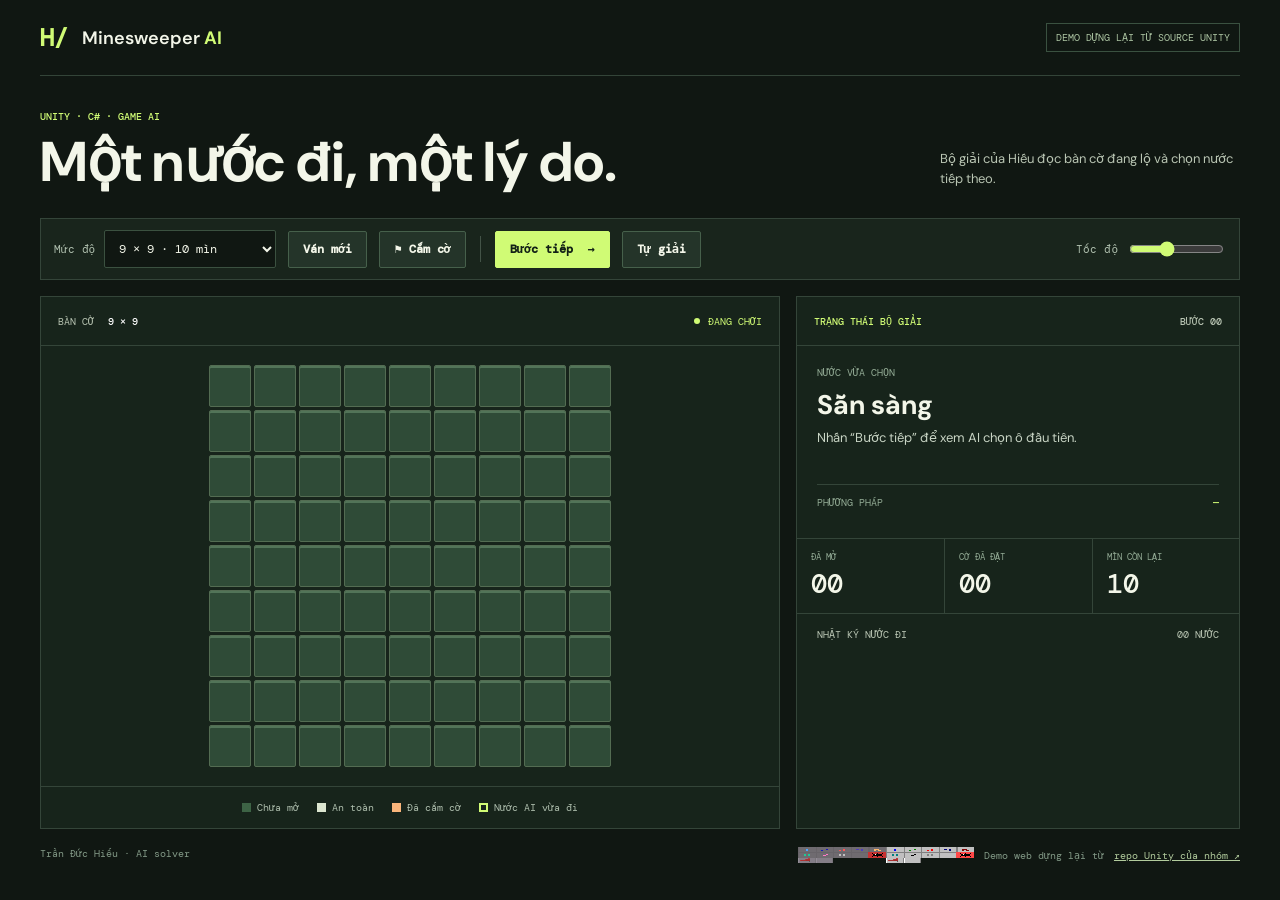
<file: duc-hieu/media/minesweeper/demo.html>
<!doctype html>
<html lang="vi">
<head>
  <meta charset="utf-8">
  <meta name="viewport" content="width=device-width, initial-scale=1">
  <meta name="theme-color" content="#101712">
  <title>Minesweeper AI | Demo</title>
  <link rel="stylesheet" href="demo.css">
  <script src="solver.js" defer></script>
  <script src="demo.js" defer></script>
</head>
<body>
  <div class="shell">
    <header class="topbar">
      <div class="brand"><span class="brand-mark">H/</span><span>Minesweeper <strong>AI</strong></span></div>
      <span class="source-tag">DEMO DỰNG LẠI TỪ SOURCE UNITY</span>
    </header>
    <main>
      <div class="heading">
        <div><p class="eyebrow">UNITY · C# · GAME AI</p><h1>Một nước đi, một lý do.</h1></div>
        <p class="heading-meta">Bộ giải của Hiếu đọc bàn cờ đang lộ và chọn nước tiếp theo.</p>
      </div>
      <div class="toolbar" aria-label="Điều khiển trò chơi">
        <label class="select-wrap">Mức độ <select id="level"><option value="easy">5 × 5 · 3 mìn</option><option value="medium" selected>9 × 9 · 10 mìn</option><option value="hard">16 × 16 · 40 mìn</option></select></label>
        <button id="new-game" type="button" title="Tạo bàn cờ mới">Ván mới</button>
        <button id="flag-mode" type="button" aria-pressed="false" title="Chuyển giữa mở ô và cắm cờ">⚑ Cắm cờ</button>
        <span class="toolbar-divider" aria-hidden="true"></span>
        <button id="step" type="button" class="primary" title="Cho AI đi một nước">Bước tiếp <span aria-hidden="true">→</span></button>
        <button id="auto" type="button" title="Cho AI tự giải">Tự giải</button>
        <label class="speed-wrap">Tốc độ <input id="speed" type="range" min="100" max="900" step="100" value="400" aria-label="Tốc độ tự giải"></label>
      </div>
      <div class="workspace">
        <section class="board-panel" aria-label="Bàn cờ">
          <div class="panel-head"><span>BÀN CỜ <b id="board-size">9 × 9</b></span><span id="game-state" class="state-dot">ĐANG CHƠI</span></div>
          <div class="board-wrap"><div id="board" class="board" role="grid" aria-label="Bàn cờ dò mìn"></div></div>
          <div class="board-footer"><span><i class="key hidden-key"></i>Chưa mở</span><span><i class="key safe-key"></i>An toàn</span><span><i class="key flag-key"></i>Đã cắm cờ</span><span><i class="key next-key"></i>Nước AI vừa đi</span></div>
        </section>
        <aside class="inspector" aria-label="Quyết định AI">
          <div class="inspector-top"><span class="eyebrow">TRẠNG THÁI BỘ GIẢI</span><span id="turn-count">BƯỚC 00</span></div>
          <div class="decision"><p class="small-label">NƯỚC VỪA CHỌN</p><h2 id="decision-title">Sẵn sàng</h2><p id="decision-reason">Nhấn “Bước tiếp” để xem AI chọn ô đầu tiên.</p><div class="decision-meta"><span>PHƯƠNG PHÁP</span><strong id="method">—</strong></div></div>
          <div class="stats"><div><span>ĐÃ MỞ</span><strong id="opened">00</strong></div><div><span>CỜ ĐÃ ĐẶT</span><strong id="flags">00</strong></div><div><span>MÌN CÒN LẠI</span><strong id="remaining">10</strong></div></div>
          <div class="history-head"><span>NHẬT KÝ NƯỚC ĐI</span><span id="move-total">00 NƯỚC</span></div>
          <ol id="history" class="history" aria-live="polite"></ol>
        </aside>
      </div>
    </main>
    <footer><span>Trần Đức Hiếu · AI solver</span><span class="source-credit"><img src="unity-sprites.png" width="176" height="16" alt="Sprite gốc của game Unity">Demo web dựng lại từ <a href="https://github.com/ThaiBaoak/Minesweeper">repo Unity của nhóm ↗</a></span></footer>
  </div>
</body>
</html>
</file>
<file: duc-hieu/assets/css/portrait.css>
.hieu .portrait-board {
  min-height: 580px;
  overflow: hidden;
  background: #101a13;
}

.hieu .hero-portrait {
  display: block;
  width: 100%;
  height: 100%;
  object-fit: cover;
  object-position: center 38%;
}

@media (max-width: 660px) {
  .hieu .portrait-board {
    height: clamp(320px, 110vw, 490px);
    min-height: 0;
  }
}

.gallery figcaption a {
  margin-left: 6px;
  color: var(--accent);
  text-decoration: underline;
  text-underline-offset: 3px;
}

.photo-stage video {
  position: absolute;
  inset: 0;
  width: 100%;
  height: 100%;
  object-fit: contain;
  background: #000;
}
</file>
<file: duc-hieu/assets/css/refinement.css>
.hieu {
  --paper: #111915;
  --panel: #1b2921;
  --ink: #f3f3e9;
  --muted: #becac0;
  --accent: #ccec83;
  --warm: #e5a384;
}

.hieu .site-top {
  background: #0d1511;
  border-right: 1px solid #304438;
}

.hieu .mark {
  font-size: 17px;
  letter-spacing: 0;
}

.hieu .site-top nav a {
  letter-spacing: 0;
  transition: color 180ms ease;
}

.hieu .site-top nav a:hover,
.hieu .site-top nav a:focus-visible {
  color: var(--warm);
}

.hieu .hero {
  min-height: min(640px, 74vh);
  grid-template-columns: minmax(0, 1.17fr) minmax(0, .83fr);
  gap: clamp(24px, 4vw, 58px);
  padding: 32px 0;
}

.hieu .hero-copy {
  padding: 28px 0;
}

.hieu .hero h1 {
  max-width: 12ch;
  font-size: 92px;
  line-height: 1.02;
  letter-spacing: 0;
  overflow-wrap: anywhere;
}

.hieu .hero-lead {
  max-width: 52ch;
  margin: 24px 0 28px;
  color: var(--muted);
  font-size: 18px;
  line-height: 1.62;
}

.hieu .portrait-board {
  min-height: 0;
  max-height: 610px;
  background: #1d2922;
}

.hieu .hero-portrait {
  object-position: center 45%;
}

.hieu .kicker {
  color: var(--warm);
  letter-spacing: 0;
}

.hieu .signal {
  background: var(--warm);
}

.hieu .section {
  margin-bottom: clamp(70px, 9vw, 130px);
}

.hieu .section h2 {
  font-size: 60px;
  line-height: 1.08;
  letter-spacing: 0;
  margin-bottom: 26px;
}

.hieu .work {
  border-top: 1px solid #425549;
  padding-top: clamp(25px, 3vw, 46px);
}

.hieu .terminal-row {
  grid-template-columns: 22px minmax(0, 1fr) minmax(116px, .33fr) 112px 20px;
  align-items: center;
  gap: 18px;
  min-height: 104px;
  padding: 14px 18px;
  background: transparent;
  border-bottom: 1px solid #34483a;
  transition: background-color 180ms ease;
}

.hieu .project-index li:nth-child(even) .terminal-row {
  background: transparent;
}

.hieu .terminal-row:hover,
.hieu .terminal-row:focus-visible,
.hieu .project-index li:nth-child(even) .terminal-row:hover,
.hieu .project-index li:nth-child(even) .terminal-row:focus-visible {
  background: #223428;
}

.hieu .terminal-row .project-name {
  font-size: 30px;
  line-height: 1.18;
  letter-spacing: 0;
}

.hieu .project-area {
  font: 600 12px/1.35 var(--mono);
  color: var(--muted);
}

.hieu .project-thumb {
  display: block;
  width: 112px;
  height: 68px;
  overflow: hidden;
  background: #26372b;
}

.hieu .project-thumb img {
  display: block;
  width: 100%;
  height: 100%;
  object-fit: cover;
  transition: transform 220ms ease;
}

.hieu .terminal-row:hover .project-thumb img {
  transform: scale(1.04);
}

.hieu .row-arrow {
  font-size: 18px;
}

.hieu .intro {
  max-width: 64ch;
  color: var(--ink);
  line-height: 1.55;
}

.hieu .story-mark {
  max-width: 760px;
  padding: 22px 0 0;
  margin-top: 36px;
  background: transparent;
  border-top: 1px solid #425549;
}

.hieu .story-mark p:not(.kicker) {
  max-width: 68ch;
}

.hieu .skill-list {
  gap: 26px 48px;
}

.hieu .skill-entry {
  border-top: 1px solid #425549;
  padding-top: 14px;
}

.hieu .skill-entry h3 {
  letter-spacing: 0;
}

.hieu .education li {
  max-width: 68ch;
}

.hieu .contact-intro {
  max-width: 52ch;
  color: var(--muted);
  margin: -8px 0 20px;
}

.hieu .contact a {
  margin-bottom: 12px;
}

.hieu dialog {
  border-left: 1px solid #425549;
}

.hieu .detail-title h2 {
  font-size: 62px;
  letter-spacing: 0;
  line-height: 1.04;
}

.hieu .related h3,
.hieu .gallery h3 {
  letter-spacing: 0;
  margin-bottom: 12px;
}

.hieu .related a {
  margin-bottom: 8px;
}

.hieu .fields {
  gap: 24px clamp(20px, 5vw, 62px);
}

.hieu .field dt {
  color: var(--warm);
  letter-spacing: 0;
}

.hieu .gallery-grid {
  gap: 22px;
}

.hieu .gallery figcaption {
  line-height: 1.45;
  padding-top: 8px;
}

.hieu .cta,
.hieu .contact a,
.hieu .related a,
.hieu .story-mark a {
  color: var(--accent);
}

@media (max-width: 1100px) {
  .hieu .hero h1 { font-size: 68px; }
  .hieu .section h2 { font-size: 48px; }
  .hieu .terminal-row .project-name { font-size: 25px; }
  .hieu .detail-title h2 { font-size: 52px; }
  .hieu .terminal-row {
    grid-template-columns: 18px minmax(0, 1fr) 94px 18px;
    gap: 8px 14px;
  }
  .hieu .project-name { grid-column: 2; grid-row: 1; }
  .hieu .project-area { grid-column: 2; grid-row: 2; }
  .hieu .project-thumb { grid-column: 3; grid-row: 1 / 3; width: 94px; height: 62px; }
  .hieu .row-arrow { grid-column: 4; grid-row: 1; }
}

@media (max-width: 660px) {
  .hieu .site-top {
    flex-direction: row;
    align-items: center;
    border-right: 0;
    border-bottom: 1px solid #304438;
  }
  .hieu .hero {
    min-height: 0;
    grid-template-columns: 1fr;
    gap: 16px;
    padding: 26px 0 24px;
  }
  .hieu .hero-copy { padding: 0; }
  .hieu .hero h1 { font-size: 46px; }
  .hieu .hero-lead { margin: 14px 0 18px; }
  .hieu .portrait-board { max-height: none; height: clamp(300px, 82vw, 420px); }
  .hieu .hero-portrait { position: absolute; inset: 0; object-position: center 78%; }
  .hieu .terminal-row { padding: 12px 8px; }
  .hieu .terminal-row .project-name { font-size: 20px; }
  .hieu .project-thumb { width: 82px; height: 58px; }
  .hieu .terminal-row { grid-template-columns: 12px minmax(0, 1fr) 82px 16px; gap: 6px 8px; }
  .hieu .section h2 { font-size: 36px; }
  .hieu .detail-title h2 { font-size: 38px; }
}

@media (max-width: 470px) {
  .hieu .fields,
  .hieu .skill-list { grid-template-columns: 1fr; }
}

@media (prefers-reduced-motion: reduce) {
  .hieu .terminal-row,
  .hieu .project-thumb img,
  .hieu .site-top nav a { transition: none; }
}
</file>
<file: duc-hieu/media/minesweeper/demo.css>
@import url('https://fonts.googleapis.com/css2?family=DM+Mono:wght@400;500&family=DM+Sans:wght@400;500;600;700&display=swap');
:root{font-family:'DM Sans',Arial,sans-serif;color:#f3f6e9;background:#101712;letter-spacing:0}
*{box-sizing:border-box}
body{margin:0;min-width:320px}
button,select,input{font:inherit}
button{cursor:pointer}
.shell{max-width:1460px;margin:auto;padding:0 40px}
.topbar{height:76px;border-bottom:1px solid #334438;display:flex;align-items:center;justify-content:space-between;gap:20px}
.brand{display:flex;align-items:center;gap:14px;font-size:18px;font-weight:600}
.brand strong{color:#d0fb75}
.brand-mark{font:700 23px 'DM Mono',monospace;color:#d0fb75}
.source-tag,.eyebrow,.panel-head,.small-label,.decision-meta,.stats span,.history-head,.board-footer,.toolbar,.topbar+.heading,.shell footer{font-family:'DM Mono',monospace}
.source-tag{font-size:10px;color:#acc4a2;border:1px solid #3a5140;padding:7px 9px}
.heading{display:flex;align-items:end;justify-content:space-between;gap:25px;padding:34px 0 27px}
.eyebrow{color:#d0fb75;font-size:10px;font-weight:500;margin:0 0 10px}
h1{font-family:'DM Sans',Arial,sans-serif;font-size:56px;line-height:1.04;margin:0;letter-spacing:0}
.heading-meta{max-width:300px;color:#b9c5b3;font:400 13px/1.5 'DM Sans',Arial,sans-serif;margin:0 0 3px}
.toolbar{background:#19251c;border:1px solid #344539;display:flex;align-items:center;gap:12px;padding:11px 13px;margin-bottom:16px;font-size:11px;color:#aebead;flex-wrap:wrap}
.select-wrap,.speed-wrap{display:flex;align-items:center;gap:9px;white-space:nowrap}
select{background:#101712;border:1px solid #3b5140;color:#f3f6e9;padding:9px 28px 9px 10px;border-radius:2px;min-width:168px;font-size:12px}
button{background:#243429;border:1px solid #46604b;color:#f3f6e9;border-radius:2px;padding:9px 14px;min-height:37px;font-size:12px;font-weight:600;white-space:nowrap}
button:hover,button:focus-visible{background:#304b35;outline:none;border-color:#d0fb75}
button:disabled{opacity:.48;cursor:not-allowed}
button.primary{background:#d0fb75;color:#122016;border-color:#d0fb75}
button.primary:hover,button.primary:focus-visible{background:#e5ffa6}
button[aria-pressed="true"]{background:#f9b57b;border-color:#f9b57b;color:#211911}
button span{margin-left:7px}
.toolbar-divider{height:26px;border-left:1px solid #435347;margin:0 2px}
.speed-wrap{margin-left:auto}
input[type=range]{accent-color:#d0fb75;width:95px}
.workspace{display:grid;grid-template-columns:minmax(0,1.25fr) minmax(280px,.75fr);gap:16px;align-items:stretch}
.board-panel,.inspector{background:#17241b;border:1px solid #344539;min-width:0}
.panel-head,.inspector-top{height:49px;display:flex;align-items:center;justify-content:space-between;border-bottom:1px solid #344539;padding:0 17px;color:#b9c5b3;font-size:10px;letter-spacing:0}
.panel-head b{color:#fff;font-weight:500;margin-left:8px}
.state-dot{color:#d0fb75}
.state-dot:before{content:'';display:inline-block;width:6px;height:6px;background:#d0fb75;border-radius:50%;margin-right:8px;vertical-align:1px}
.board-wrap{min-height:440px;display:flex;align-items:center;justify-content:center;padding:18px;overflow:auto}
.board{--cols:9;--cell:42px;display:grid;grid-template-columns:repeat(var(--cols),var(--cell));grid-auto-rows:var(--cell);gap:3px;max-width:100%}
.cell{width:var(--cell);height:var(--cell);display:grid;place-items:center;padding:0;border:1px solid #536c52;background:#2f4b37;color:#f3f6e9;font:700 18px 'DM Mono',monospace;box-shadow:inset 0 2px 0 #527458;transition:background .12s}
.cell:hover{background:#426a47}
.cell.revealed{background:#e0e7d2;border-color:#e0e7d2;box-shadow:none;color:#193b43}
.cell.revealed.empty{background:#d4dfcb}
.cell.flagged{color:#f9b57b}
.cell.flagged:before{content:'⚑';font-size:22px;line-height:1}
.cell.mine{background:#e36e5a;border-color:#e36e5a;color:#251b17}
.cell.mine:before{content:'✹';font-size:25px;line-height:1}
.cell:last-child{margin:0}
.cell.latest{outline:2px solid #d0fb75;outline-offset:1px;position:relative;z-index:1}
.cell.n1{color:#1d5e9e}.cell.n2{color:#21774c}.cell.n3{color:#bc4e3b}.cell.n4{color:#593d9f}.cell.n5{color:#9b3c53}.cell.n6{color:#136e79}.cell.n7{color:#313431}.cell.n8{color:#626960}
.board-footer{border-top:1px solid #344539;min-height:42px;display:flex;align-items:center;justify-content:center;gap:18px;flex-wrap:wrap;padding:7px;color:#aebead;font-size:10px}
.board-footer span{display:flex;align-items:center;gap:6px;white-space:nowrap}
.key{width:9px;height:9px;display:inline-block}
.hidden-key{background:#3d6345}.safe-key{background:#dce6d0}.flag-key{background:#f9b57b}.next-key{border:2px solid #d0fb75}
.inspector{display:flex;flex-direction:column}
.inspector-top{font:500 10px 'DM Mono',monospace}
.inspector-top .eyebrow{margin:0}
.decision{padding:20px 20px 16px;min-height:192px}
.small-label{margin:0;color:#92aa94;font-size:10px}
.decision h2{font-size:27px;line-height:1.15;margin:10px 0 8px;letter-spacing:0}
.decision>p:not(.small-label){color:#c8d4c4;font-size:13px;line-height:1.5;min-height:40px;margin:0}
.decision-meta{display:flex;justify-content:space-between;gap:12px;border-top:1px solid #344539;margin-top:16px;padding-top:11px;font-size:10px;color:#92aa94}
.decision-meta strong{color:#d0fb75;text-align:right;font-weight:500}
.stats{display:grid;grid-template-columns:repeat(3,1fr);border-block:1px solid #344539}
.stats>div{padding:12px 14px;min-width:0}
.stats>div+div{border-left:1px solid #344539}
.stats span{display:block;color:#92aa94;font-size:9px;white-space:nowrap}
.stats strong{display:block;font:500 27px 'DM Mono',monospace;margin-top:3px}
.history-head{display:flex;justify-content:space-between;gap:12px;padding:14px 20px 9px;font-size:10px;color:#b9c5b3}
.history{list-style:none;margin:0;padding:0 20px 17px;overflow:auto;max-height:215px;min-height:100px}
.history li{display:grid;grid-template-columns:38px minmax(0,1fr) auto;gap:8px;align-items:start;border-top:1px solid #2d4032;padding:8px 0;font-size:11px;color:#d4dfd0}
.history li:first-child{border-top:0}
.history small{color:#84a18b;font:400 10px 'DM Mono',monospace}
.history b{font-weight:600;color:#d0fb75}
.history .guess{color:#f9b57b}
.shell footer{display:flex;justify-content:space-between;gap:15px;flex-wrap:wrap;padding:18px 0;color:#839a87;font-size:10px}
.shell footer a{color:#b2cc9d}
.source-credit{display:flex;align-items:center;gap:10px;flex-wrap:wrap}.source-credit img{image-rendering:pixelated;display:block}
@media(max-width:950px){.workspace{grid-template-columns:1fr}.board-wrap{min-height:350px}.inspector{min-height:0}.history{max-height:230px}.heading-meta{display:none}}
@media(max-width:640px){.shell{padding:0 14px}.topbar{height:59px}.source-tag{font-size:8px;padding:5px}.brand{font-size:14px;gap:6px}.heading{padding:23px 0 20px}h1{font-size:38px}.toolbar{gap:8px}.toolbar-divider{display:none}.speed-wrap{margin-left:0}.board-wrap{padding:14px;min-height:300px}.board-footer{gap:8px}.board{--cell:34px!important}.board[data-level="hard"]{--cell:17px!important}.board[data-level="hard"] .cell{font-size:11px}.decision{min-height:0}.stats span{font-size:8px}.stats strong{font-size:22px}}
</file>
